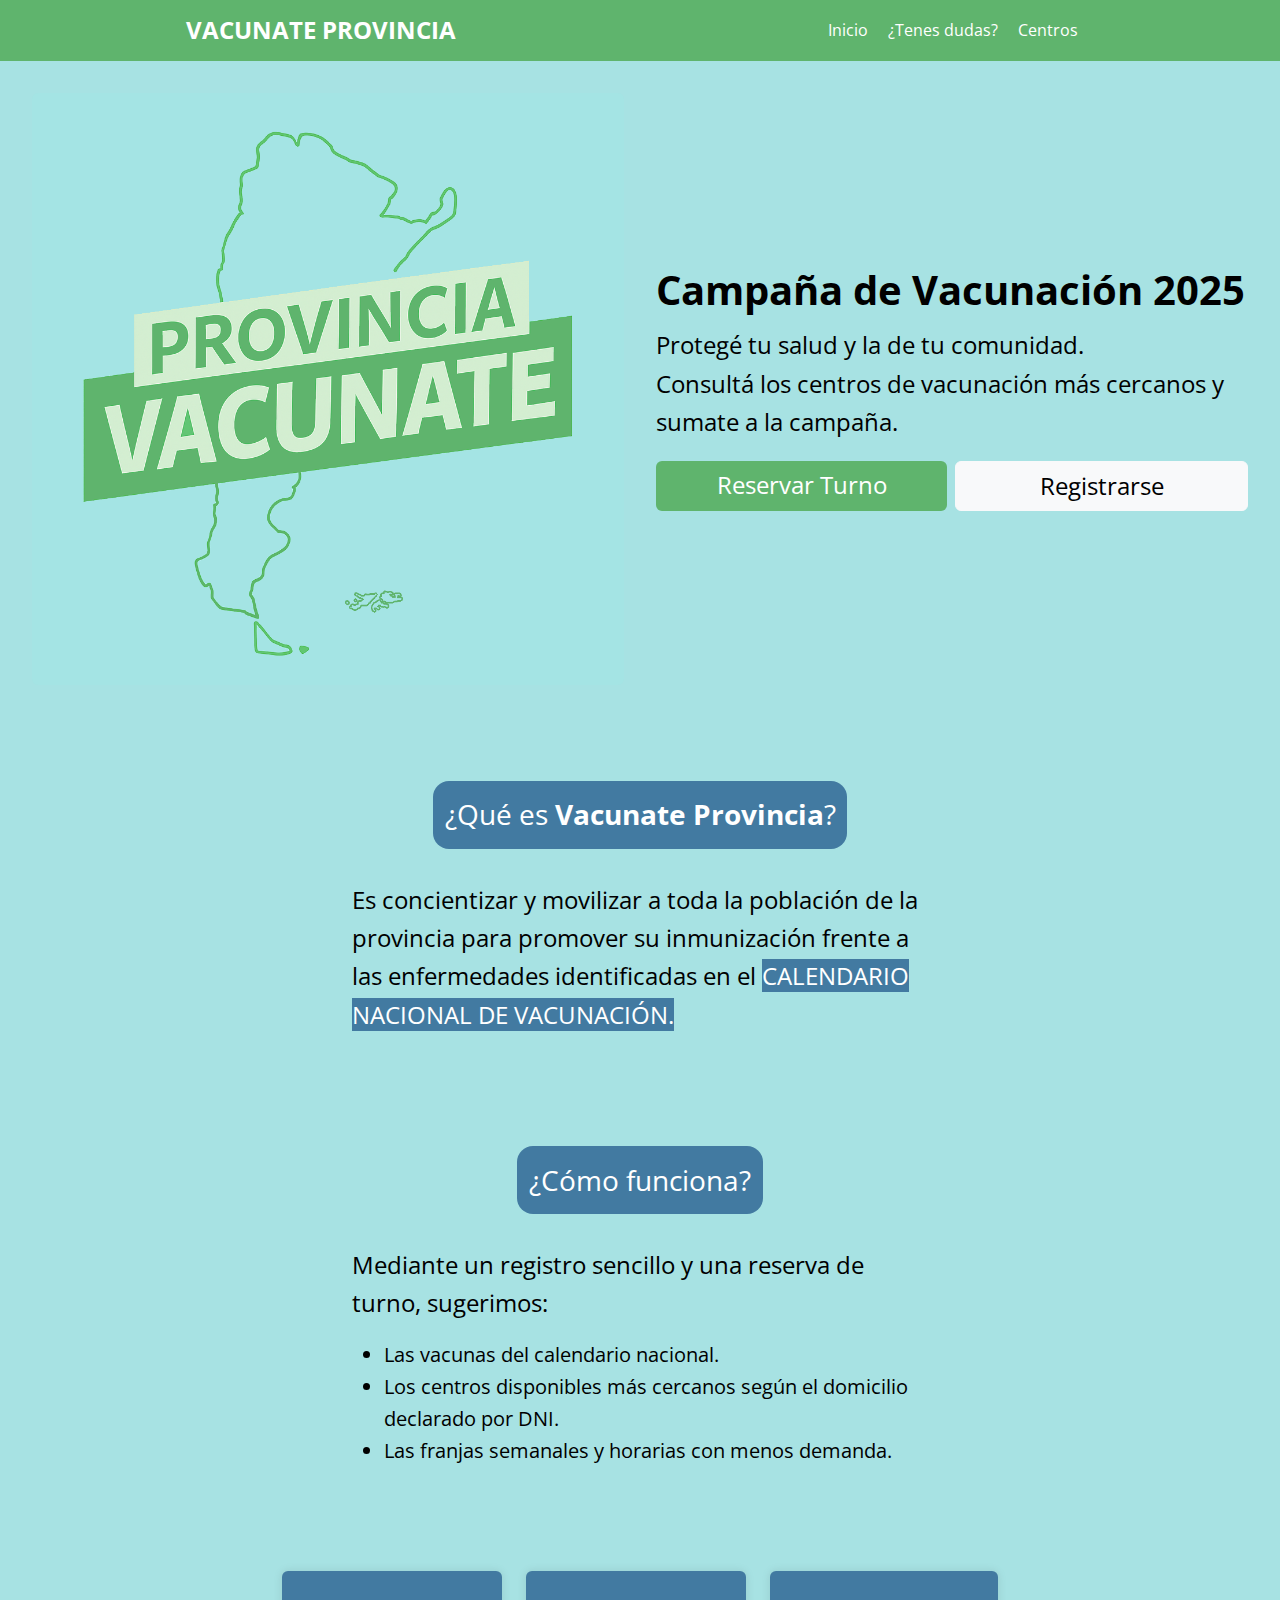
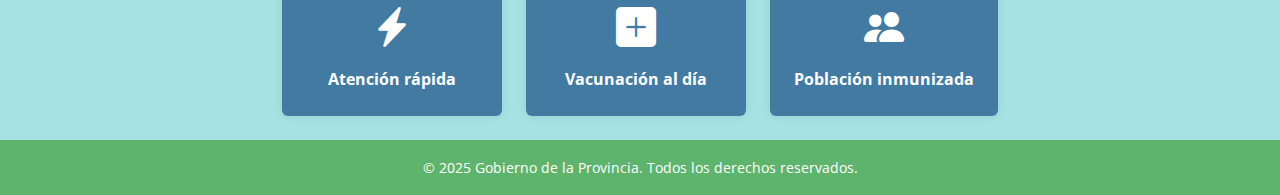
<file: index.html>
<!DOCTYPE html>
<html lang="es">

<head>
    <meta charset="UTF-8" />
    <meta name="viewport" content="width=device-width, initial-scale=1.0" />
    <title>Campaña de Vacunación Provincial</title>
    <link href="https://cdn.jsdelivr.net/npm/bootstrap@5.3.0/dist/css/bootstrap.min.css" rel="stylesheet" />
    <link href="https://fonts.googleapis.com/css2?family=Open+Sans&display=swap" rel="stylesheet">
    <script src="https://cdn.jsdelivr.net/npm/bootstrap@5.2.3/dist/js/bootstrap.bundle.min.js"></script>
    <link href="https://cdn.jsdelivr.net/npm/bootstrap-icons@1.10.5/font/bootstrap-icons.css" rel="stylesheet" />
    <link href="./estilos/indice.css" rel="stylesheet" />
</head>

<body>
    <header class="py-3">
        <div class="d-flex justify-content-around align-items-center">
            <h4 class="m-0 fw-bold">VACUNATE PROVINCIA</h4>
            <nav>
                <a href="index.html" class="text-white text-decoration-none me-3">Inicio</a>
                <a href="./paginas/preguntasFrecuentes.html" class="text-white text-decoration-none me-3">¿Tenes dudas?</a>
                <a href="./paginas/centros.html" class="text-white text-decoration-none me-3">Centros</a>
            </nav>
        </div>
    </header>

    <main class="content d-flex flex-column" style="min-height: 60vh;">
        <section class="hero-container d-flex align-items-center justify-content-center">
            <div class="hero-img">
                <img src="./img/logo.png" alt="Logo Provincia Vacunate" class="img-fluid rounded logo">
            </div>
            <div class="hero-text d-flex flex-column gap-1">
                <h1 class="campaña-2025 fs-1">Campaña de Vacunación 2025</h1>
                <p class="fs-4">Protegé tu salud y la de tu comunidad.<br>Consultá los centros de vacunación más cercanos y sumate a la
                    campaña.</p>
                <div class="d-flex gap-2 justify-btn">
                    <a href="login.html" class="btn btn-custom w-100 fs-4">Reservar Turno</a>
                    <a href="./registro-inicial.html" class="btn btn-light w-100 fs-4">Registrarse</a>
                </div>
            </div>
        </section>
        <section class="hero-container d-flex flex-column align-items-center justify-content-center estilo-extra estilo-media">
            <div class="estilo-div-pregunta fs-3">¿Qué es <strong>Vacunate Provincia</strong>?</div>
            <div>
                <p class="fs-4">Es concientizar y movilizar a toda la población de la provincia para promover su inmunización frente
                    a las enfermedades identificadas en el <a href="https://www.argentina.gob.ar/sites/default/files/2025-01-v2-calendario-nacional-vacunacion.pdf" class="btn-custom1" style="text-decoration: none;">CALENDARIO NACIONAL DE VACUNACIÓN.</a></p>
            </div>
        </section>

        <section class="hero-container d-flex flex-column align-items-center justify-content-center estilo-extra estilo-media">
            <div class="estilo-div-pregunta fs-3 back-informativo">¿Cómo funciona?</div>
            <div>
                <p class="fs-4">Mediante un registro sencillo y una reserva de turno, sugerimos:</p>
                <ul class="fs-5">
                    <li>Las vacunas del calendario nacional.</li>
                    <li>Los centros disponibles más cercanos según el domicilio declarado por DNI.</li>
                    <li>Las franjas semanales y horarias con menos demanda.</li>
                </ul>
            </div>
        </section>

        <!-- ÍCONOS DE BENEFICIOS -->
        <section class="icon-section text-center py-4">
            <div class="d-flex justify-content-center gap-4 flex-wrap">
                <div class="icon-box bg-azul text-white text-center p-4 rounded">
                    <i class="bi bi-lightning-charge-fill fs-1 d-block mb-2"></i>
                    <strong>Atención rápida</strong>
                </div>
                <div class="icon-box bg-azul text-white text-center p-4 rounded">
                    <i class="bi bi-plus-square-fill fs-1 d-block mb-2"></i>
                    <strong>Vacunación al día</strong>
                </div>
                <div class="icon-box bg-azul text-white text-center p-4 rounded">
                    <i class="bi bi-people-fill fs-1 d-block mb-2"></i>
                    <strong>Población inmunizada</strong>
                </div>
            </div>
        </section>
    </main>
    <footer>
        <div class="container">
            <p class="mb-0">© 2025 Gobierno de la Provincia. Todos los derechos reservados.</p>
        </div>
    </footer>


    <script src="https://cdn.jsdelivr.net/npm/bootstrap@5.3.0/dist/js/bootstrap.bundle.min.js"></script>
</body>

</html>
</file>
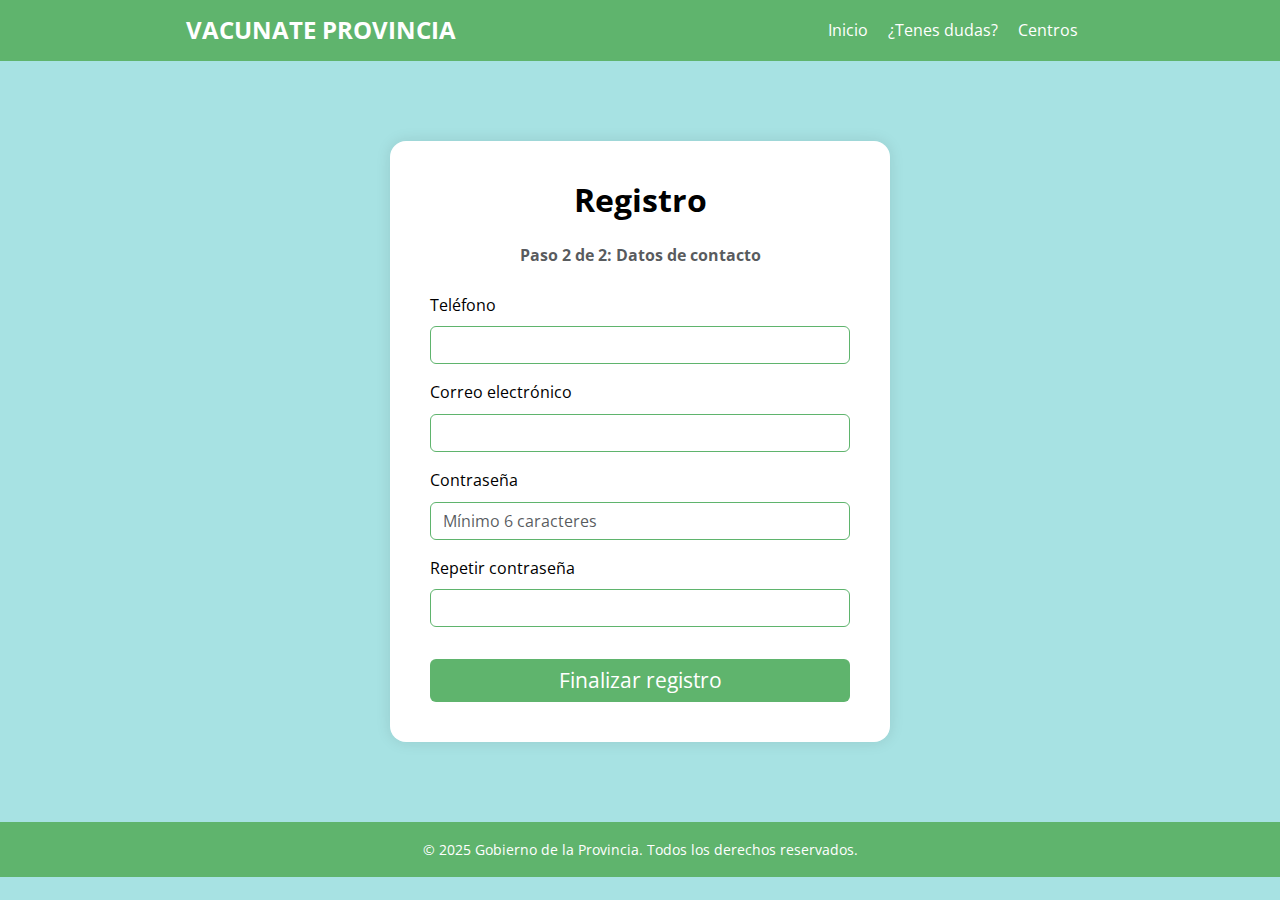
<file: datos-contacto.html>
<!DOCTYPE html>
<html lang="es">
<head>
  <meta charset="UTF-8" />
  <meta name="viewport" content="width=device-width, initial-scale=1.0" />
  <title>Registro - Datos de contacto</title>
  <link href="https://cdn.jsdelivr.net/npm/bootstrap@5.3.3/dist/css/bootstrap.min.css" rel="stylesheet" />
  <link href="https://fonts.googleapis.com/css2?family=Open+Sans&display=swap" rel="stylesheet">
  <link rel="stylesheet" href="estilos/indice.css">
</head>

<body>
  <header class="py-3">
    <div class="d-flex justify-content-around align-items-center">
        <h4 class="m-0 fw-bold">VACUNATE PROVINCIA</h4>
        <nav>
            <a href="index.html" class="text-white text-decoration-none me-3">Inicio</a>
            <a href="./paginas/preguntasFrecuentes.html" class="text-white text-decoration-none me-3">¿Tenes dudas?</a>
            <a href="./paginas/centros.html" class="text-white text-decoration-none me-3">Centros</a>
        </nav>
    </div>
  </header>

  <main>
    <section class="form-container">
      <h2 class="text-center mb-4 fw-bold">Registro</h2>
      <p class="text-center text-muted mb-4 fw-bold">Paso 2 de 2: Datos de contacto</p>

      <form action="./paginas/registro-completado.html" method="GET" novalidate>
        <div class="mb-3">
          <label for="telefono" class="form-label">Teléfono</label>
          <input type="tel" class="form-control" id="telefono" name="telefono"/>
          <div class="invalid-feedback">Ingresá un número válido.</div>
        </div>

        <div class="mb-3">
          <label for="email" class="form-label">Correo electrónico</label>
          <input type="email" class="form-control" id="email" name="email"/>
          <div class="invalid-feedback">Ingresá un email válido.</div>
        </div>

        <div class="mb-3">
          <label for="password" class="form-label">Contraseña</label>
          <input type="password" class="form-control" id="password" name="password" placeholder="Mínimo 6 caracteres" />
          <div class="invalid-feedback">La contraseña debe tener al menos 6 caracteres.</div>
        </div>

        <div class="mb-3">
          <label for="passwordconfirm" class="form-label">Repetir contraseña</label>
          <input type="password" class="form-control" id="passwordconfirm" name="passwordconfirm"/>
          <div class="invalid-feedback">Repetí la contraseña correctamente.</div>
        </div>

        <button type="submit" class="btn btn-custom w-100 mt-3">Finalizar registro</button>
      </form>
    </section>
  </main>

  <footer>
    <div class="container text-center">
      <p class="mb-0">© 2025 Gobierno de la Provincia. Todos los derechos reservados.</p>
    </div>
  </footer>

  <script src="https://cdn.jsdelivr.net/npm/bootstrap@5.3.3/dist/js/bootstrap.bundle.min.js"></script>
  <script>
    // Validación visual del formulario
    (() => {
      const form = document.querySelector("form");
      form.addEventListener("submit", event => {
        if (!form.checkValidity()) {
          event.preventDefault();
          event.stopPropagation();
        }
        form.classList.add("was-validated");
      }, false);
    })();
  </script>
</body>
</html>
</file>
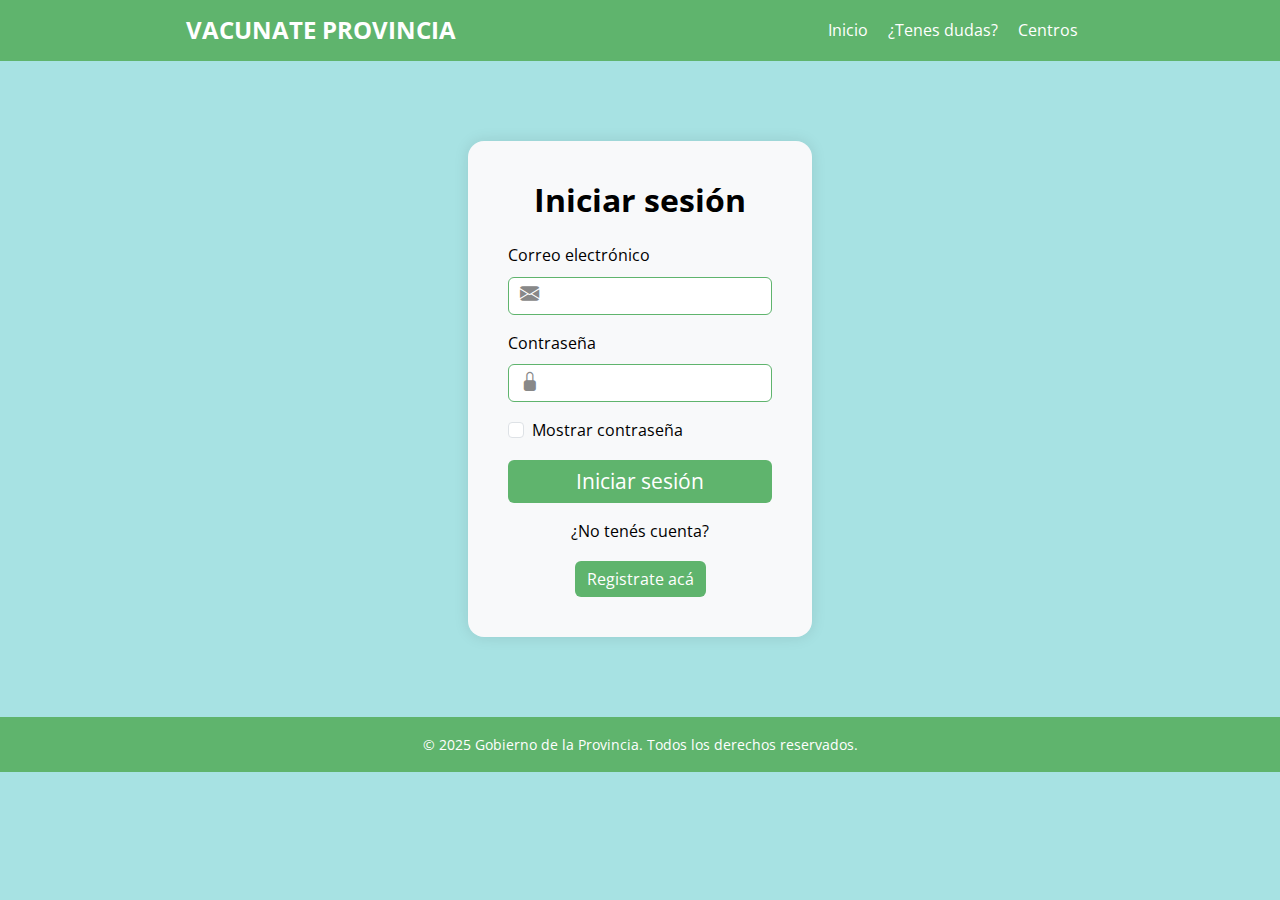
<file: login.html>
<!DOCTYPE html>
<html lang="es">
<head>
    <meta charset="UTF-8">
    <meta name="viewport" content="width=device-width, initial-scale=1">
    <title>Iniciar Sesión</title>
    <link href="https://cdn.jsdelivr.net/npm/bootstrap@5.3.3/dist/css/bootstrap.min.css" rel="stylesheet">
    <link href="https://cdn.jsdelivr.net/npm/bootstrap-icons@1.10.5/font/bootstrap-icons.css" rel="stylesheet">
    <link href="https://fonts.googleapis.com/css2?family=Open+Sans&display=swap" rel="stylesheet">
    <link href="estilos/indice.css" rel="stylesheet" />
</head>
<body>
    <header class="py-3">
        <div class="d-flex justify-content-around align-items-center">
            <h4 class="m-0 fw-bold">VACUNATE PROVINCIA</h4>
            <nav>
              <a href="index.html" class="text-white text-decoration-none me-3">Inicio</a>
              <a href="./paginas/preguntasFrecuentes.html" class="text-white text-decoration-none me-3">¿Tenes dudas?</a>
              <a href="./paginas/centros.html" class="text-white text-decoration-none me-3">Centros</a>
            </nav>
        </div>
    </header>

    <main class="login-container">
        <h2 class="text-center mb-4 fw-bold">Iniciar sesión</h2>

        <form action="./paginas/reservarTurno.html" method="GET" novalidate>
        <div class="mb-3 position-relative">
            <label for="loginEmail" class="form-label">Correo electrónico</label>
            <i class="bi bi-envelope-fill form-icon"></i>
            <input type="email" class="form-control ps-5" id="loginEmail" name="email">
            <div class="invalid-feedback">Ingresá un correo válido.</div>
        </div>
        

        <div class="mb-3 position-relative">
            <label for="loginPassword" class="form-label">Contraseña</label>
            <i class="bi bi-lock-fill form-icon"></i>
            <input type="password" class="form-control form-control-with-icon" id="loginPassword" name="password">
            <div class="invalid-feedback">Ingresá al menos 6 caracteres.</div>
        </div>

        <div class="form-check mb-3">
            <input class="form-check-input" type="checkbox" id="showPassword">
            <label class="form-check-label" for="showPassword">Mostrar contraseña</label>
        </div>

        <button type="submit" class="btn btn-custom w-100">Iniciar sesión</button>

        <div class="text-center mt-3">
            <p class="fs-6">¿No tenés cuenta?</p> 
            <a href="./registro-inicial.html" class="btn btn-custom registrate-aca">Registrate acá</a>
        </div>
        </form>
    </main>
    <footer>
        <div class="container">
            <p class="mb-0">© 2025 Gobierno de la Provincia. Todos los derechos reservados.</p>
        </div>
    </footer>

  <script>
    // Mostrar u ocultar contraseña
    document.getElementById('showPassword').addEventListener('change', function () {
      const passwordField = document.getElementById('loginPassword');
      passwordField.type = this.checked ? 'text' : 'password';
    });

    // Validación visual del formulario (HTML5)
    (() => {
      const forms = document.querySelectorAll('form');
      Array.from(forms).forEach(form => {
        form.addEventListener('submit', event => {
          if (!form.checkValidity()) {
            event.preventDefault();
            event.stopPropagation();
          }
          form.classList.add('was-validated');
        }, false);
      });
    })();
  </script>

  <script src="https://cdn.jsdelivr.net/npm/bootstrap@5.3.3/dist/js/bootstrap.bundle.min.js"></script>
</body>
</html>
</file>
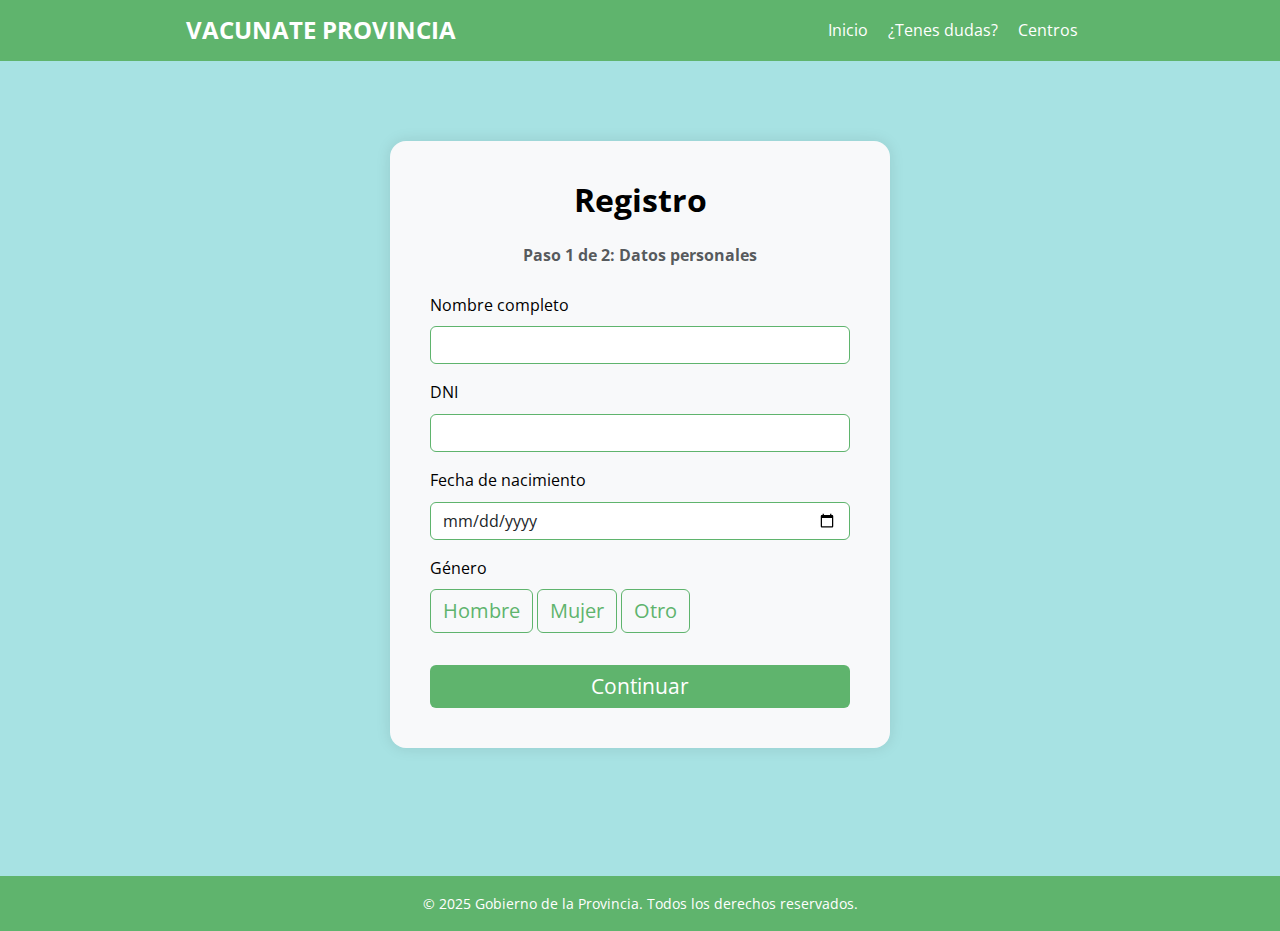
<file: registro-inicial.html>
<!DOCTYPE html>
<html lang="es">

<head>
    <meta charset="UTF-8" />
    <meta name="viewport" content="width=device-width, initial-scale=1.0" />
    <title>Registro - Vacunate Provincia</title>
    <link href="https://cdn.jsdelivr.net/npm/bootstrap@5.3.3/dist/css/bootstrap.min.css" rel="stylesheet" />
    <link href="https://fonts.googleapis.com/css2?family=Open+Sans&display=swap" rel="stylesheet">
    <link href="./estilos/indice.css" rel="stylesheet" />
</head>

<body>
  <header class="py-3">
    <div class="d-flex justify-content-around align-items-center">
      <h4 class="m-0 fw-bold">VACUNATE PROVINCIA</h4>
      <nav>
        <a href="index.html" class="text-white text-decoration-none me-3">Inicio</a>
        <a href="./paginas/preguntasFrecuentes.html" class="text-white text-decoration-none me-3">¿Tenes dudas?</a>
        <a href="./paginas/centros.html" class="text-white text-decoration-none me-3">Centros</a>  
      </nav>
    </div>
  </header>

    <main>
    <section class="registro-container">
        <h2 class="text-center mb-4 fw-bold">Registro</h2>
        <p class="text-center text-muted mb-4 fw-bold">Paso 1 de 2: Datos personales</p>

      <form action="datos-contacto.html" method="GET" novalidate>
        <div class="mb-3">
          <label for="nombre" class="form-label">Nombre completo</label>
          <input type="text" class="form-control" id="nombre" name="nombre"/>
          <div class="invalid-feedback">Este campo es obligatorio.</div>
        </div>

        <div class="mb-3">
          <label for="dni" class="form-label">DNI</label>
          <input type="text" class="form-control" id="dni" name="dni"/>
          <div class="invalid-feedback">Ingresá un DNI válido.</div>
        </div>

        <div class="mb-3">
          <label for="fechaNacimiento" class="form-label">Fecha de nacimiento</label>
          <input type="date" class="form-control" id="fechaNacimiento" name="fechaNacimiento" />
          <div class="invalid-feedback">Seleccioná tu fecha de nacimiento.</div>
        </div>

        <div class="mb-3">
          <label class="form-label d-block">Género</label>

          <input type="radio" class="btn-check" name="genero" id="option1"/>
          <label class="btn btn-outline-genero fs-5" for="option1">Hombre</label>

          <input type="radio" class="btn-check" name="genero" id="option2" />
          <label class="btn btn-outline-genero fs-5" for="option2">Mujer</label>

          <input type="radio" class="btn-check" name="genero" id="option3" />
          <label class="btn btn-outline-genero fs-5" for="option3">Otro</label>
        </div>

        <button type="submit" class="btn btn-custom w-100 mt-3">Continuar</button>
      </form>
    </section>
  </main>

  <footer class="py-3 mt-5">
    <div class="container text-center">
      <p class="mb-0">© 2025 Gobierno de la Provincia. Todos los derechos reservados.</p>
    </div>
  </footer>

  <script src="https://cdn.jsdelivr.net/npm/bootstrap@5.3.3/dist/js/bootstrap.bundle.min.js"></script>
  <script>
    // Validación HTML5 visual
    (() => {
      const forms = document.querySelectorAll('form');
      Array.from(forms).forEach(form => {
        form.addEventListener('submit', event => {
          if (!form.checkValidity()) {
            event.preventDefault();
            event.stopPropagation();
          }
          form.classList.add('was-validated');
        }, false);
      });
    })();
  </script>
</body>

</html>
</file>
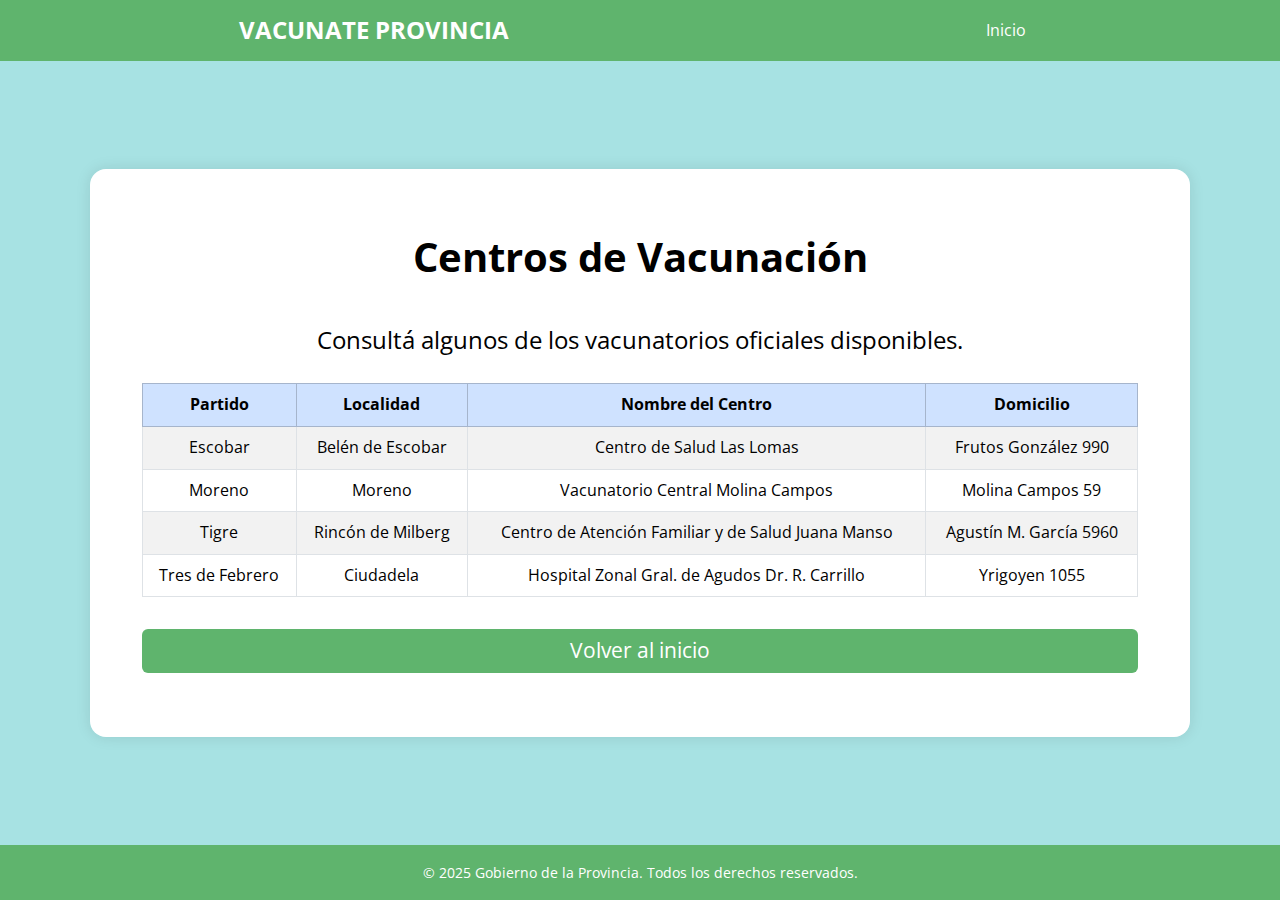
<file: paginas/centros.html>
<!DOCTYPE html>
<html lang="es">

<head>
    <meta charset="UTF-8" />
    <meta name="viewport" content="width=device-width, initial-scale=1.0" />
    <title>Campaña de Vacunación Provincial</title>
    <link href="https://cdn.jsdelivr.net/npm/bootstrap@5.3.0/dist/css/bootstrap.min.css" rel="stylesheet" />
    <link href="https://fonts.googleapis.com/css2?family=Open+Sans&display=swap" rel="stylesheet">
    <script src="https://cdn.jsdelivr.net/npm/bootstrap@5.2.3/dist/js/bootstrap.bundle.min.js"></script>
    <link href="../estilos/indice.css" rel="stylesheet" />
</head>

<body>
    <header class="py-3">
        <div class="d-flex justify-content-around align-items-center">
            <h4 class="m-0 fw-bold">VACUNATE PROVINCIA</h4>
            <nav>
                <a href="../index.html" class="text-white text-decoration-none me-3">Inicio</a>
            </nav>
        </div>
    </header>

    <main class="content d-flex justify-content-center align-items-center py-4">
        <section class="hero w-100 reservar-turno">
            <div class="container d-flex flex-column align-items-center py-4">
                <h2 class="text-center fw-bold fs-1 mb-4">
                    Centros de Vacunación
                </h2>
                <p class="text-center fs-4 mb-4">
                    Consultá algunos de los vacunatorios oficiales disponibles.
                </p>

                <div class="table-responsive w-100">
                    <table class="table table-striped table-bordered text-center">
                        <thead class="table-primary">
                            <tr>
                                <th>Partido</th>
                                <th>Localidad</th>
                                <th>Nombre del Centro</th>
                                <th>Domicilio</th>
                            </tr>
                        </thead>
                        <tbody>
                            <tr>
                                <td>Escobar</td>
                                <td>Belén de Escobar</td>
                                <td>Centro de Salud Las Lomas</td>
                                <td>Frutos González 990</td>
                            </tr>
                            <tr>
                                <td>Moreno</td>
                                <td>Moreno</td>
                                <td>Vacunatorio Central Molina Campos</td>
                                <td>Molina Campos 59</td>
                            </tr>
                            <tr>
                                <td>Tigre</td>
                                <td>Rincón de Milberg</td>
                                <td>Centro de Atención Familiar y de Salud Juana Manso</td>
                                <td>Agustín M. García 5960</td>
                            </tr>
                            <tr>
                                <td>Tres de Febrero</td>
                                <td>Ciudadela</td>
                                <td>Hospital Zonal Gral. de Agudos Dr. R. Carrillo</td>
                                <td>Yrigoyen 1055</td>
                            </tr>
                        </tbody>
                    </table>
                </div>
                <a href="../index.html" class="btn btn-custom w-100 mt-3">Volver al inicio</a>
            </div>
        </section>
    </main>

    <footer>
        <div class="container">
            <p class="mb-0">© 2025 Gobierno de la Provincia. Todos los derechos reservados.</p>
        </div>
    </footer>


    <script src="https://cdn.jsdelivr.net/npm/bootstrap@5.3.0/dist/js/bootstrap.bundle.min.js"></script>
</body>

</html>
</file>
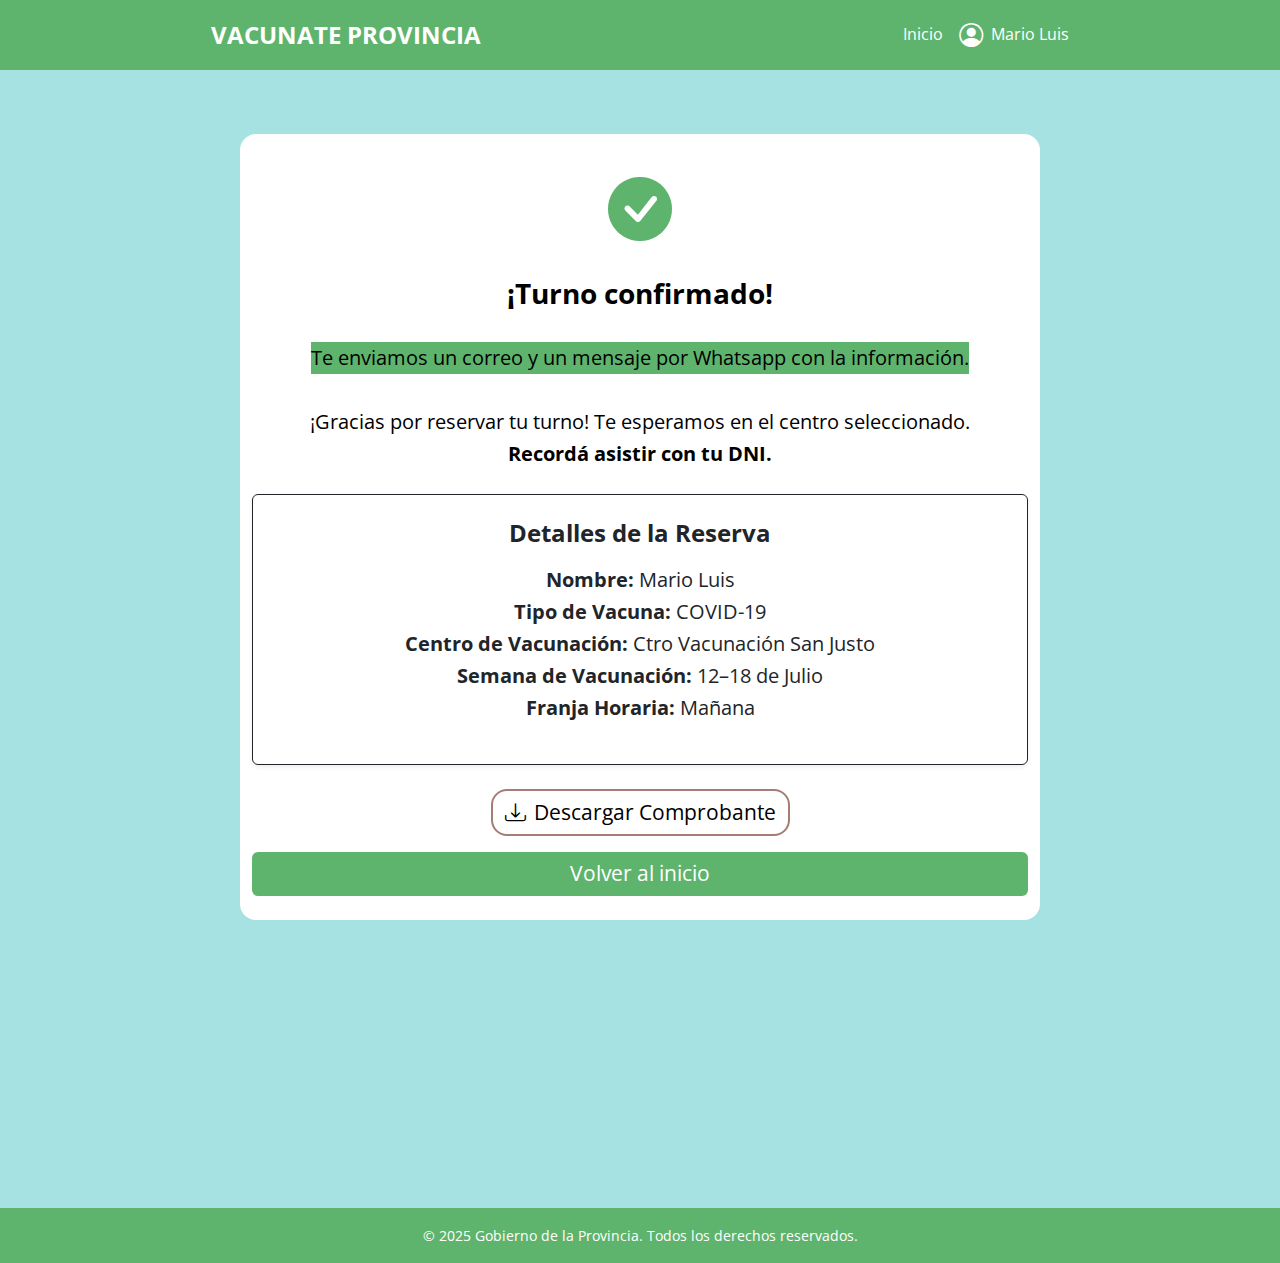
<file: paginas/confirmarTurno.html>
<!DOCTYPE html>
<html lang="es">

<head>
    <meta charset="UTF-8" />
    <meta name="viewport" content="width=device-width, initial-scale=1.0" />
    <title>Turno Confirmado - Vacunate Provincia</title>
    <link href="https://cdn.jsdelivr.net/npm/bootstrap@5.3.0/dist/css/bootstrap.min.css" rel="stylesheet" />
    <link href="https://cdn.jsdelivr.net/npm/bootstrap-icons@1.10.5/font/bootstrap-icons.css" rel="stylesheet" />
    <link href="https://fonts.googleapis.com/css2?family=Open+Sans&display=swap" rel="stylesheet">
    <link href="../estilos/indice.css" rel="stylesheet" />
</head>

<body>
    <header class="py-3">
        <div class="d-flex justify-content-around align-items-center">
            <h4 class="m-0 fw-bold">VACUNATE PROVINCIA</h4>
            <nav class="d-flex align-items-center">
                <a href="../paginas/indexSesionIniciada.html" class="text-white text-decoration-none me-3">Inicio</a>
                <a href="./indexSesionIniciada.html" class="text-white text-decoration-none d-flex align-items-center">
                    <i class="bi bi-person-circle fs-4 me-2"></i>
                    <span class="d-none d-sm-inline">Mario Luis</span>
                </a>
            </nav>
        </div>
    </header>

    <main class="content d-flex justify-content-center align-items-center" style="min-height: 60vh;">
  <section class="hero w-100">
    <div class="container-fluid d-flex flex-column align-items-center py-4 borde-sombreado confirmar-turno">

      <!-- Icono superior -->
      <div class="mb-3 icono" aria-label="Turno confirmado" role="img">
        <i class="bi bi-check-circle-fill"></i>
      </div>

      <!-- Título -->
      <h2 class="text-center mb-3 fs-3 fw-bold">¡Turno confirmado!</h2>
      <p class="fs-5 descatar">Te enviamos un correo y un mensaje por Whatsapp con la información.</p>

      <!-- Subtítulo o mensaje adicional -->
      <p class="text-center mb-4 fs-5">
        ¡Gracias por reservar tu turno! Te esperamos en el centro seleccionado.<br>
        <strong>Recordá asistir con tu DNI.</strong>
      </p>

      <!-- Tarjeta de datos -->
      <div class="card w-100 w-md-75 p-4 border border-dark shadow-sm mb-4">
        <h5 class="mb-3 fs-4 fw-bold">Detalles de la Reserva</h5>
        <ul class="list-unstyled fs-5">
          <li><strong>Nombre:</strong> Mario Luis</li>
          <li><strong>Tipo de Vacuna:</strong> COVID-19</li>
          <li><strong>Centro de Vacunación:</strong> Ctro Vacunación San Justo</li>
          <li><strong>Semana de Vacunación:</strong> 12–18 de Julio</li>
          <li><strong>Franja Horaria:</strong> Mañana</li>
        </ul>
      </div>

      <!-- Botones de acción -->
      <div class="d-flex flex-column flex-md-row justify-content-center gap-3 w-100">
        <a href="#" class="btn btn-outline-color2 d-flex align-items-center justify-content-center">
          <i class="bi bi-download me-2"></i> Descargar Comprobante
        </a>
      </div>
      <a href="./indexSesionIniciada.html" class="btn btn-custom w-100 mt-3">Volver al inicio</a>
    </div>
  </section>
</main>

    <footer class="py-3 mt-5">
        <div class="container text-center">
            <p class="mb-0">© 2025 Gobierno de la Provincia. Todos los derechos reservados.</p>
        </div>
    </footer>

    <script src="https://cdn.jsdelivr.net/npm/bootstrap@5.3.0/dist/js/bootstrap.bundle.min.js"></script>
</body>

</html>
</file>
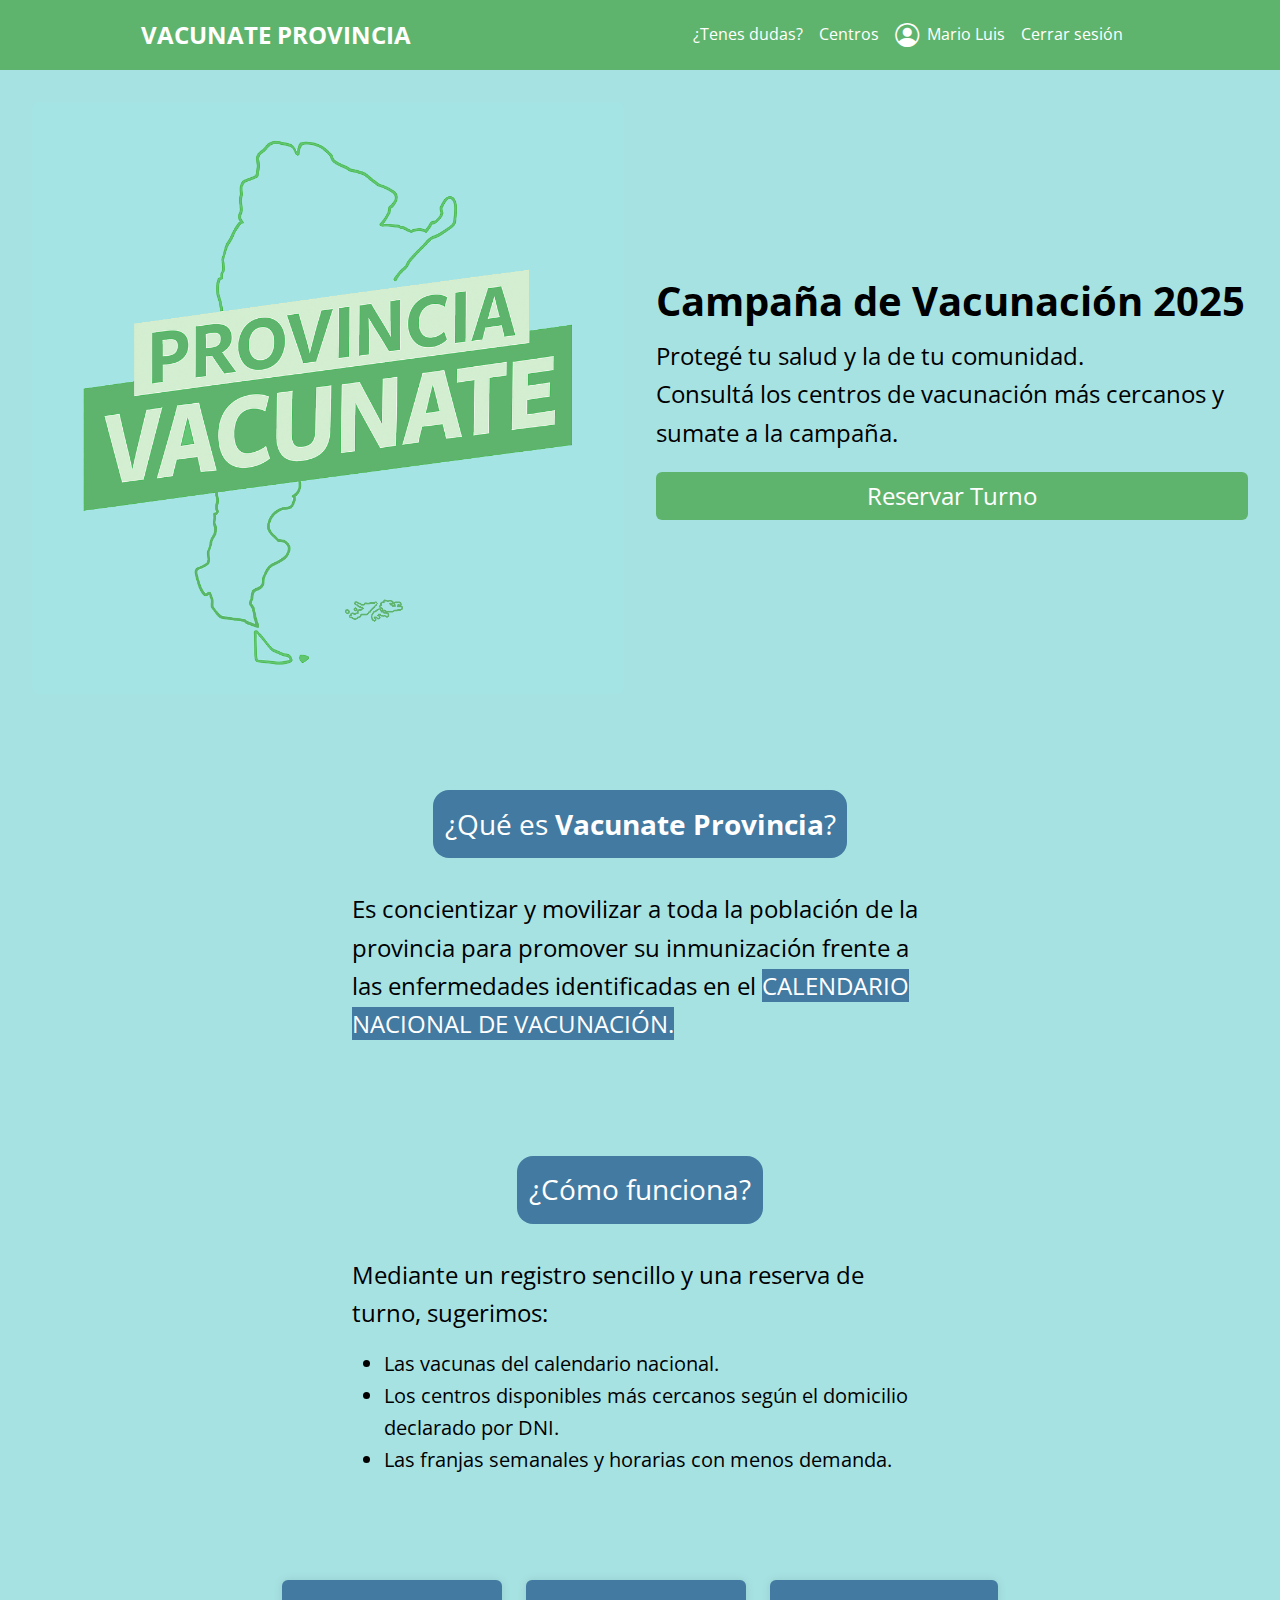
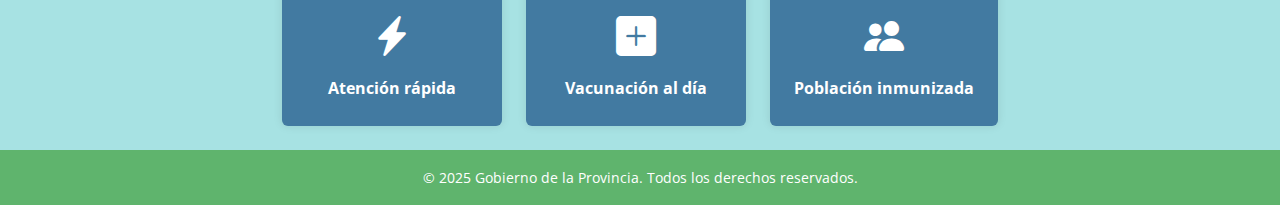
<file: paginas/indexSesionIniciada.html>
<!DOCTYPE html>
<html lang="es">

<head>
    <meta charset="UTF-8" />
    <meta name="viewport" content="width=device-width, initial-scale=1.0" />
    <title>Campaña de Vacunación Provincial</title>
    <link href="https://cdn.jsdelivr.net/npm/bootstrap@5.3.0/dist/css/bootstrap.min.css" rel="stylesheet" />
    <link href="https://fonts.googleapis.com/css2?family=Open+Sans&display=swap" rel="stylesheet">
    <link href="https://cdn.jsdelivr.net/npm/bootstrap-icons@1.10.5/font/bootstrap-icons.css" rel="stylesheet" />
    <link href="../estilos/indice.css" rel="stylesheet" />
</head>

<body>
    <header class="py-3">
        <div class="d-flex justify-content-around align-items-center">
            <h4 class="m-0 fw-bold">VACUNATE PROVINCIA</h4>
            <nav class="d-flex align-items-center">
                <a href="./preguntasFrecuentes.html" class="text-white text-decoration-none me-3">¿Tenes dudas?</a>
                <a href="./centros.html" class="text-white text-decoration-none me-3">Centros</a>
                <a href="./indexSesionIniciada.html" class="text-white text-decoration-none d-flex align-items-center">
                    <i class="bi bi-person-circle fs-4 me-2"></i>
                    <span class="d-none d-sm-inline">Mario Luis</span>
                </a>
                <a class="text-white text-decoration-none d-flex align-items-center mx-3" href="../index.html"><span class="d-none d-sm-inline">Cerrar sesión</span></a>
            </nav>
        </div>
    </header>

    <main class="content d-flex flex-column" style="min-height: 60vh;">
        <section class="hero-container d-flex align-items-center justify-content-center">
            <div class="hero-img">
                <img src="../img/logo.png" alt="Logo Provincia Vacunate" class="img-fluid rounded logo">
            </div>
            <div class="hero-text d-flex flex-column gap-1">
                <h1 class="campaña-2025 fs-1">Campaña de Vacunación 2025</h1>
                <p class="fs-4">Protegé tu salud y la de tu comunidad.<br>Consultá los centros de vacunación más cercanos y sumate a la
                    campaña.</p>
                <div class="d-flex gap-2 justify-btn">
                    <a href="reservarTurno.html" class="btn btn-custom w-100 fs-4">Reservar Turno</a>
                </div>
            </div>
        </section>
        <section class="hero-container d-flex flex-column align-items-center justify-content-center estilo-extra estilo-media">
            <div class="estilo-div-pregunta fs-3">¿Qué es <strong>Vacunate Provincia</strong>?</div>
            <div>
                <p class="fs-4">Es concientizar y movilizar a toda la población de la provincia para promover su inmunización frente
                    a las enfermedades identificadas en el <a href="https://www.argentina.gob.ar/sites/default/files/2025-01-v2-calendario-nacional-vacunacion.pdf" class="btn-custom1" style="text-decoration: none;">CALENDARIO NACIONAL DE VACUNACIÓN.</a></p>
            </div>
        </section>

        <section class="hero-container d-flex flex-column align-items-center justify-content-center estilo-extra estilo-media">
            <div class="estilo-div-pregunta fs-3 back-informativo">¿Cómo funciona?</div>
            <div>
                <p class="fs-4">Mediante un registro sencillo y una reserva de turno, sugerimos:</p>
                <ul class="fs-5">
                    <li>Las vacunas del calendario nacional.</li>
                    <li>Los centros disponibles más cercanos según el domicilio declarado por DNI.</li>
                    <li>Las franjas semanales y horarias con menos demanda.</li>
                </ul>
            </div>
        </section>

        <!-- ÍCONOS DE BENEFICIOS -->
        <section class="icon-section text-center py-4">
            <div class="d-flex justify-content-center gap-4 flex-wrap">
                <div class="icon-box bg-azul text-white text-center p-4 rounded">
                    <i class="bi bi-lightning-charge-fill fs-1 d-block mb-2"></i>
                    <strong>Atención rápida</strong>
                </div>
                <div class="icon-box bg-azul text-white text-center p-4 rounded">
                    <i class="bi bi-plus-square-fill fs-1 d-block mb-2"></i>
                    <strong>Vacunación al día</strong>
                </div>
                <div class="icon-box bg-azul text-white text-center p-4 rounded">
                    <i class="bi bi-people-fill fs-1 d-block mb-2"></i>
                    <strong>Población inmunizada</strong>
                </div>
            </div>
        </section>
    </main>
    <footer>
        <div class="container">
            <p class="mb-0">© 2025 Gobierno de la Provincia. Todos los derechos reservados.</p>
        </div>
    </footer>


    <script src="https://cdn.jsdelivr.net/npm/bootstrap@5.3.0/dist/js/bootstrap.bundle.min.js"></script>
</body>

</html>
</file>
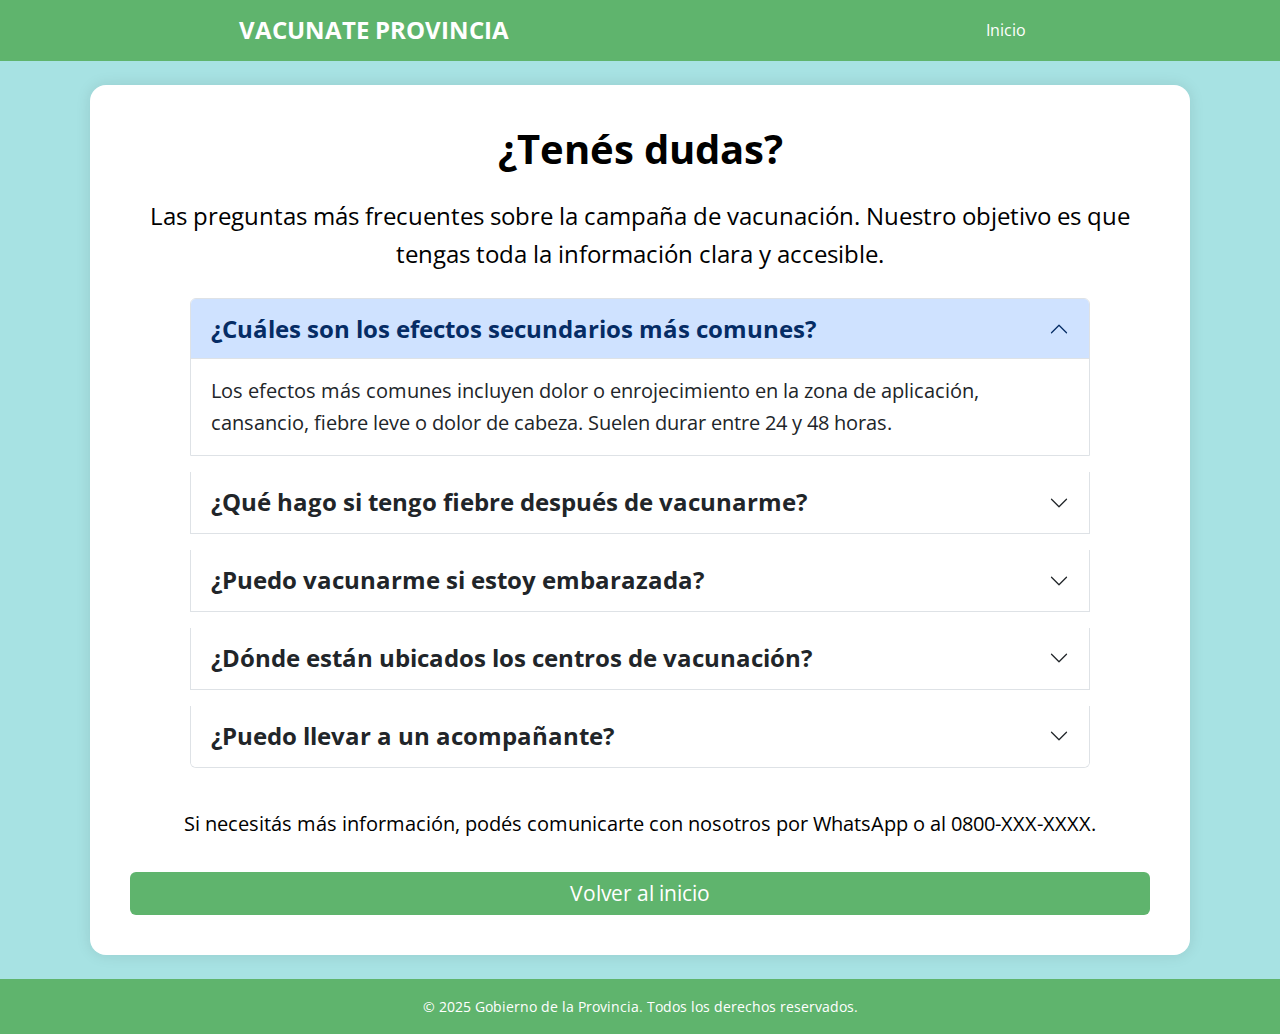
<file: paginas/preguntasFrecuentes.html>
<!DOCTYPE html>
<html lang="es">

<head>
    <meta charset="UTF-8" />
    <meta name="viewport" content="width=device-width, initial-scale=1.0" />
    <title>Campaña de Vacunación Provincial</title>
    <link href="https://cdn.jsdelivr.net/npm/bootstrap@5.3.0/dist/css/bootstrap.min.css" rel="stylesheet" />
    <link href="https://fonts.googleapis.com/css2?family=Open+Sans&display=swap" rel="stylesheet">
    <script src="https://cdn.jsdelivr.net/npm/bootstrap@5.2.3/dist/js/bootstrap.bundle.min.js"></script>
    <link href="../estilos/indice.css" rel="stylesheet" />
</head>

<body>
    <header class="py-3">
        <div class="d-flex justify-content-around align-items-center">
            <h4 class="m-0 fw-bold">VACUNATE PROVINCIA</h4>
            <nav>
                <a href="../index.html" class="text-white text-decoration-none me-3">Inicio</a>
            </nav>
        </div>
    </header>

    <main class="content d-flex justify-content-center align-items-center py-4">
        <section>
            <div class="reservar-turno d-flex flex-column align-items-center">
                <h2 class="text-center mb-4 fw-bold fs-1">¿Tenés dudas?</h2>
                <p class="text-center mb-4 fs-4">
                    Las preguntas más frecuentes sobre la campaña de vacunación. Nuestro objetivo es que tengas toda la información clara y accesible.
                </p>

                <div class="accordion w-100" id="accordionPreguntas" style="max-width: 900px;">
                    <!-- Pregunta 1 -->
                    <div class="accordion-item mb-3 borde-sombreado">
                        <h2 class="accordion-header" id="heading1">
                            <button class="accordion-button fs-4 fw-bold" type="button" data-bs-toggle="collapse" data-bs-target="#collapse1" aria-expanded="true" aria-controls="collapse1">
                                ¿Cuáles son los efectos secundarios más comunes?
                            </button>
                        </h2>
                        <div id="collapse1" class="accordion-collapse collapse show" aria-labelledby="heading1" data-bs-parent="#accordionPreguntas">
                            <div class="accordion-body fs-5">
                                Los efectos más comunes incluyen dolor o enrojecimiento en la zona de aplicación, cansancio, fiebre leve o dolor de cabeza. Suelen durar entre 24 y 48 horas.
                            </div>
                        </div>
                    </div>

                    <!-- Pregunta 2 -->
                    <div class="accordion-item mb-3 borde-sombreado">
                        <h2 class="accordion-header" id="heading2">
                            <button class="accordion-button collapsed fs-4 fw-bold" type="button" data-bs-toggle="collapse" data-bs-target="#collapse2" aria-expanded="false" aria-controls="collapse2">
                                ¿Qué hago si tengo fiebre después de vacunarme?
                            </button>
                        </h2>
                        <div id="collapse2" class="accordion-collapse collapse" aria-labelledby="heading2" data-bs-parent="#accordionPreguntas">
                            <div class="accordion-body fs-5">
                                Es normal tener fiebre leve. Se recomienda reposo, mantenerse hidratado y tomar paracetamol si fuera necesario. Si la fiebre supera los 38.5°C o dura más de 48 horas, consultá a un médico.
                            </div>
                        </div>
                    </div>

                    <!-- Pregunta 3 -->
                    <div class="accordion-item mb-3 borde-sombreado">
                        <h2 class="accordion-header" id="heading3">
                            <button class="accordion-button collapsed fs-4 fw-bold" type="button" data-bs-toggle="collapse" data-bs-target="#collapse3" aria-expanded="false" aria-controls="collapse3">
                                ¿Puedo vacunarme si estoy embarazada?
                            </button>
                        </h2>
                        <div id="collapse3" class="accordion-collapse collapse" aria-labelledby="heading3" data-bs-parent="#accordionPreguntas">
                            <div class="accordion-body fs-5">
                                Sí, algunas vacunas están especialmente indicadas durante el embarazo. Consultá con tu obstetra para saber cuáles corresponden según tu etapa de gestación.
                            </div>
                        </div>
                    </div>

                    <!-- Pregunta 4 -->
                    <div class="accordion-item mb-3 borde-sombreado">
                        <h2 class="accordion-header" id="heading4">
                            <button class="accordion-button collapsed fs-4 fw-bold" type="button" data-bs-toggle="collapse" data-bs-target="#collapse4" aria-expanded="false" aria-controls="collapse4">
                                ¿Dónde están ubicados los centros de vacunación?
                            </button>
                        </h2>
                        <div id="collapse4" class="accordion-collapse collapse" aria-labelledby="heading4" data-bs-parent="#accordionPreguntas">
                            <div class="accordion-body fs-5">
                                Podés consultar la sección <a href="centros.html">Centros de Vacunación</a> donde listamos todos los lugares disponibles y sus direcciones, además de buscarlos por localidad.
                            </div>
                        </div>
                    </div>

                    <!-- Pregunta 5 -->
                    <div class="accordion-item mb-3 borde-sombreado">
                        <h2 class="accordion-header" id="heading5">
                            <button class="accordion-button collapsed fs-4 fw-bold" type="button" data-bs-toggle="collapse" data-bs-target="#collapse5" aria-expanded="false" aria-controls="collapse5">
                                ¿Puedo llevar a un acompañante?
                            </button>
                        </h2>
                        <div id="collapse5" class="accordion-collapse collapse" aria-labelledby="heading5" data-bs-parent="#accordionPreguntas">
                            <div class="accordion-body fs-5">
                                Sí, podés ir acompañado. Se recomienda especialmente para personas mayores, con movilidad reducida o menores de edad.
                            </div>
                        </div>
                    </div>
                </div>

                <p class="text-center mt-4 fs-5">
                    Si necesitás más información, podés comunicarte con nosotros por WhatsApp o al 0800-XXX-XXXX.
                </p>
                <a href="../index.html" class="btn btn-custom w-100 mt-3">Volver al inicio</a>
            </div>
        </section>
    </main>

    <footer>
        <div class="container">
            <p class="mb-0">© 2025 Gobierno de la Provincia. Todos los derechos reservados.</p>
        </div>
    </footer>


    <script src="https://cdn.jsdelivr.net/npm/bootstrap@5.3.0/dist/js/bootstrap.bundle.min.js"></script>
</body>

</html>
</file>
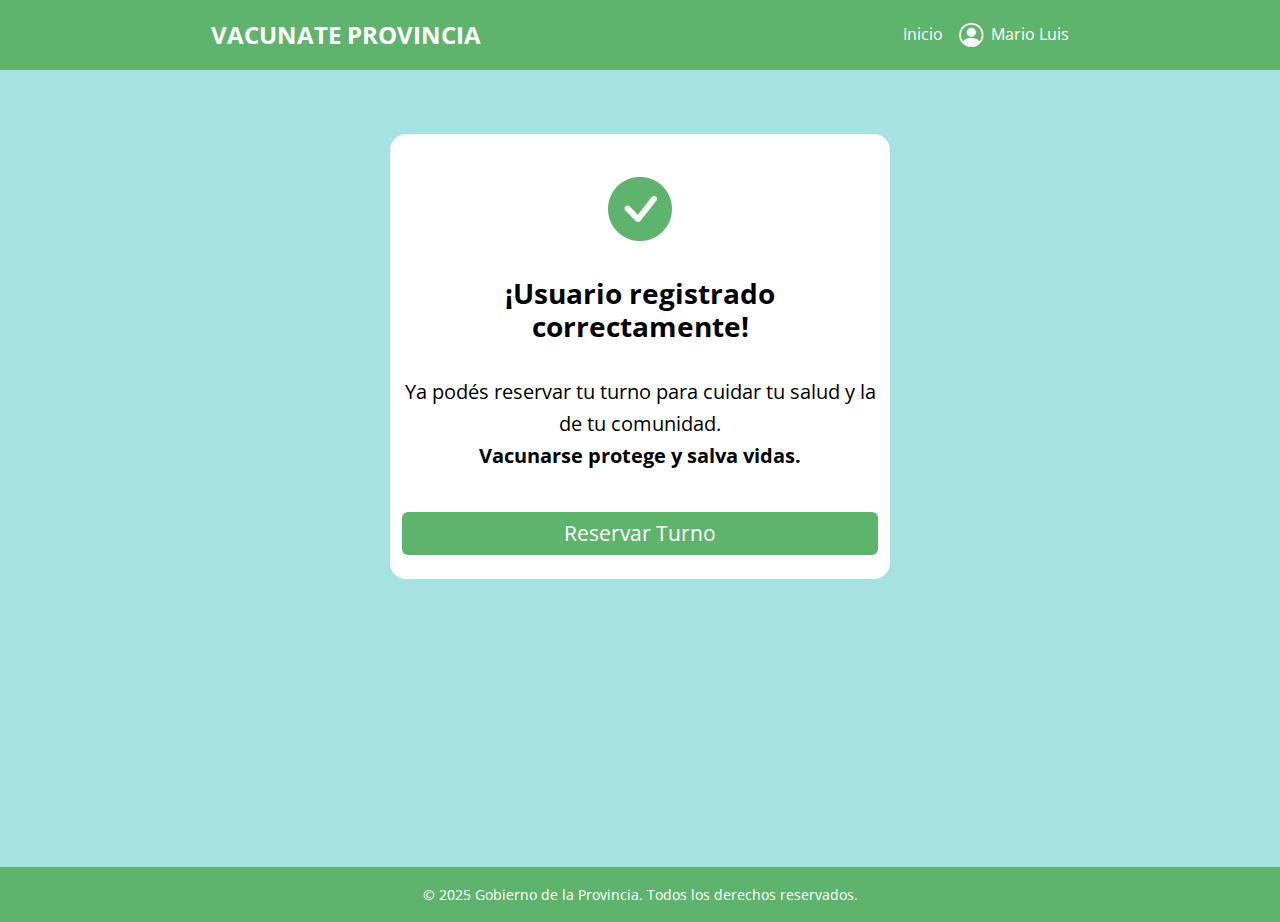
<file: paginas/registro-completado.html>
<!DOCTYPE html>
<html lang="es">

<head>
    <meta charset="UTF-8" />
    <meta name="viewport" content="width=device-width, initial-scale=1.0" />
    <title>Turno Confirmado - Vacunate Provincia</title>
    <link href="https://cdn.jsdelivr.net/npm/bootstrap@5.3.0/dist/css/bootstrap.min.css" rel="stylesheet" />
    <link href="https://cdn.jsdelivr.net/npm/bootstrap-icons@1.10.5/font/bootstrap-icons.css" rel="stylesheet" />
    <link href="https://fonts.googleapis.com/css2?family=Open+Sans&display=swap" rel="stylesheet">
    <link href="../estilos/indice.css" rel="stylesheet" />
</head>

<body>
    <header class="py-3">
        <div class="d-flex justify-content-around align-items-center">
            <h4 class="m-0 fw-bold">VACUNATE PROVINCIA</h4>
            <nav class="d-flex align-items-center">
                <a href="../index.html" class="text-white text-decoration-none me-3">Inicio</a>
                <a href="#" class="text-white text-decoration-none d-flex align-items-center">
                    <i class="bi bi-person-circle fs-4 me-2"></i>
                    <span class="d-none d-sm-inline">Mario Luis</span>
                </a>
            </nav>
        </div>
    </header>

    <main class="content d-flex justify-content-center align-items-center" style="min-height: 60vh;">
        <section class="hero w-100">
            <div class="container d-flex flex-column align-items-center py-4 borde-sombreado registro-exitoso">
        
            <div class="mb-3 icono" aria-label="Registro exitoso" role="img">
                <i class="bi bi-check-circle-fill"></i>
            </div>
        
            <h2 class="text-center mb-3 fs-3 fw-bold">¡Usuario registrado correctamente!</h2>
            <p class="text-center mb-4 fs-5">
                Ya podés reservar tu turno para cuidar tu salud y la de tu comunidad.<br>
                <strong>Vacunarse protege y salva vidas.</strong>
            </p>

            <div class="d-flex justify-content-center gap-2 mt-3 w-100">
                <a href="./reservarTurno.html" class="btn btn-custom w-100">Reservar Turno</a>
            </div>
            </div>
        </section>
    </main>

    <footer class="py-3 mt-5">
        <div class="container text-center">
            <p class="mb-0">© 2025 Gobierno de la Provincia. Todos los derechos reservados.</p>
        </div>
    </footer>

    <script src="https://cdn.jsdelivr.net/npm/bootstrap@5.3.0/dist/js/bootstrap.bundle.min.js"></script>
</body>

</html>
</file>
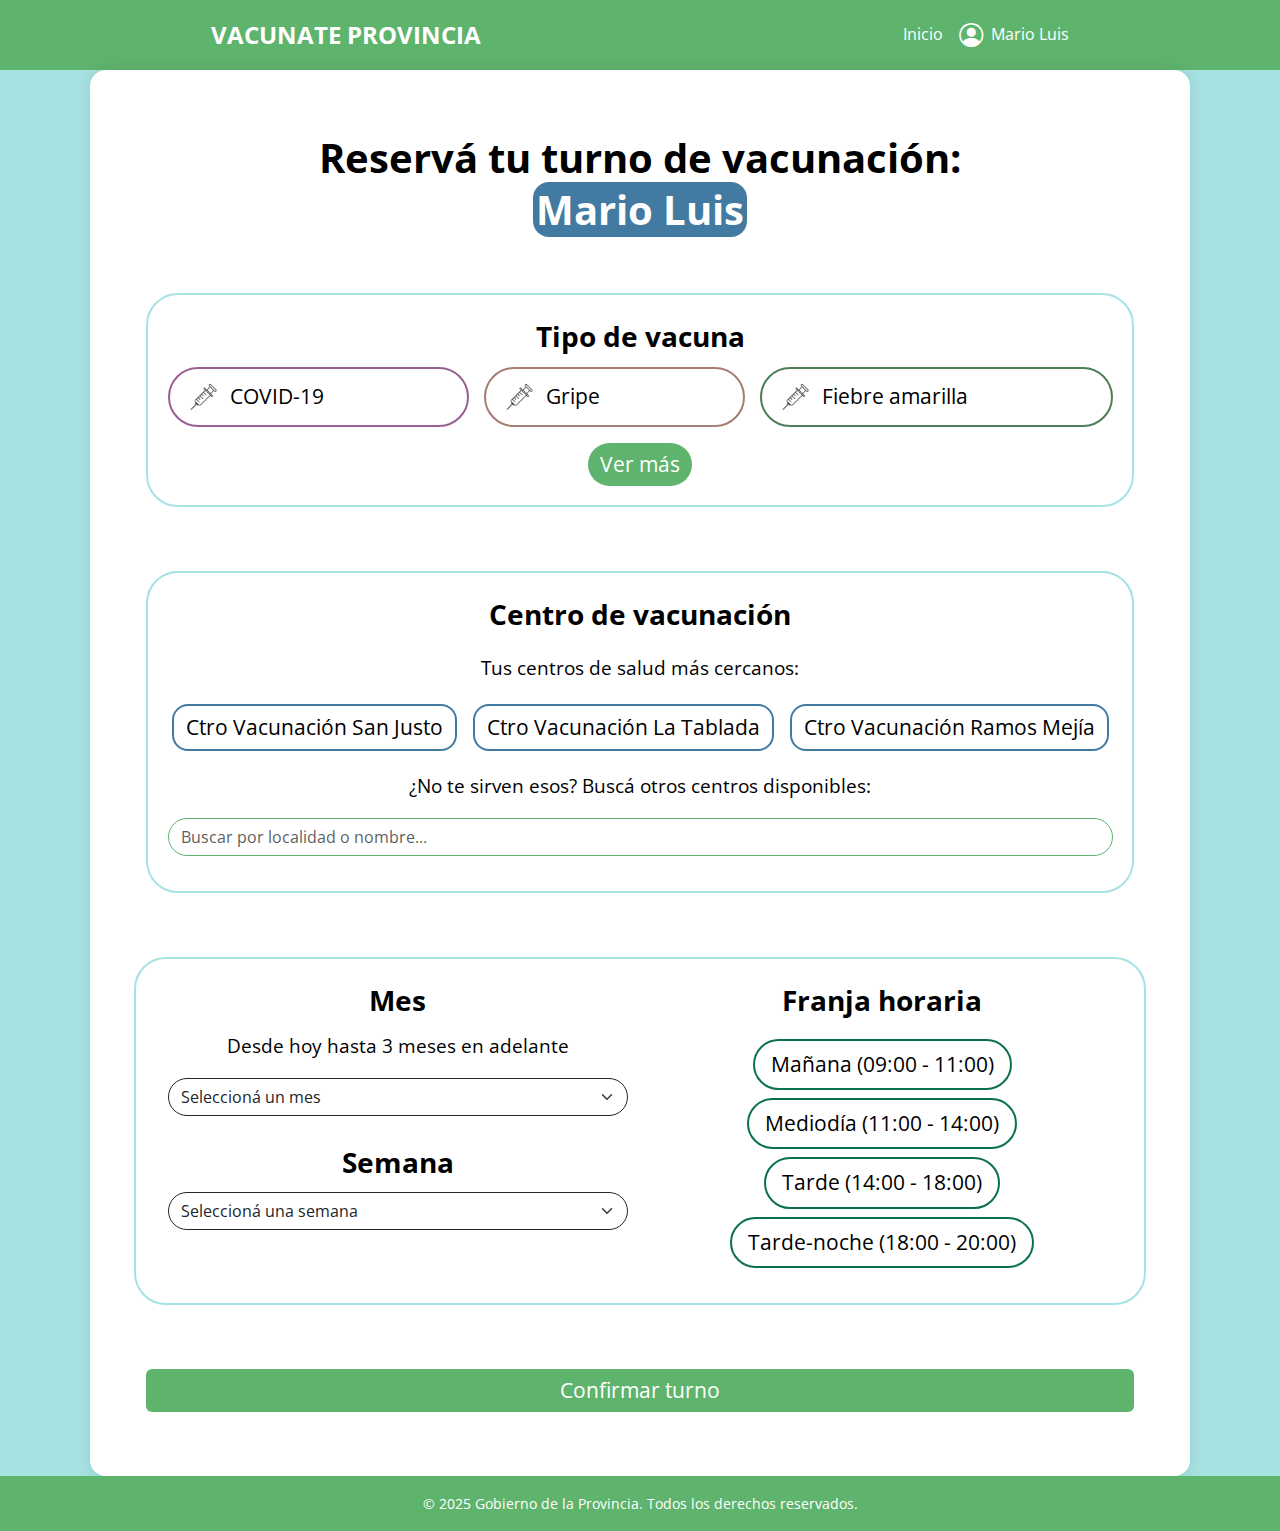
<file: paginas/reservarTurno.html>
<!DOCTYPE html>
<html lang="es">

<head>
    <meta charset="UTF-8" />
    <meta name="viewport" content="width=device-width, initial-scale=1.0" />
    <title>Campaña de Vacunación Provincial</title>
    <link href="https://cdn.jsdelivr.net/npm/bootstrap@5.3.0/dist/css/bootstrap.min.css" rel="stylesheet" />
    <link href="../estilos/indice.css" rel="stylesheet" />
    <link href="https://cdn.jsdelivr.net/npm/bootstrap-icons@1.10.5/font/bootstrap-icons.css" rel="stylesheet">
    <link href="https://fonts.googleapis.com/css2?family=Open+Sans&display=swap" rel="stylesheet">
</head>

<body>
    <header class="py-3">
        <div class="d-flex justify-content-around align-items-center">
            <h4 class="m-0 fw-bold">VACUNATE PROVINCIA</h4>
            <nav class="d-flex align-items-center">
                <a href="../paginas/indexSesionIniciada.html" class="text-white text-decoration-none me-3">Inicio</a>
                <a href="../paginas/indexSesionIniciada.html"
                    class="text-white text-decoration-none d-flex align-items-center">
                    <i class="bi bi-person-circle fs-4 me-2"></i>
                    <span class="d-none d-sm-inline">Mario Luis</span>
                </a>
            </nav>
        </div>
    </header>


    <main class="content d-flex justify-content-center align-items-center " style="min-height: 60vh;">
        <section class="hero w-100 reservar-turno">
            <div class="container d-flex flex-column align-items-center py-4 borde-sombreado ">
                <h2 class="text-center mb-2 fw-bold fs-1 d-flex flex-column">Reservá tu turno de vacunación:</br> <span
                        class="back-informativo"
                        style="color:white;border-radius: 1rem; padding:0.5%;align-self: center;">Mario Luis</span></h2>
                <form class="d-flex flex-column gap-5 mt-5">

                    <div class="mb-3 item-reservar-turno">
                        <label class="form-label d-block mb-2 fs-3 fw-bold">Tipo de vacuna</label>
                        <!-- visibles siempre -->
                        <div class="btn-group d-flex flex-wrap gap-3 mb-2" role="group" aria-label="Vacunas visibles">
                            <!-- covid -->
                            <input type="radio" class="btn-check" name="tipoVacuna" id="covid" autocomplete="off">
                            <label class="btn btn-outline-color1 rounded-pill flex-fill d-flex align-items-center py-2"
                                for="covid">
                                <img src="../img/jeringa.png" alt="COVID" class="me-2 jeringa">
                                <span>COVID-19</span>
                            </label>
                            <!-- gripe -->
                            <input type="radio" class="btn-check" name="tipoVacuna" id="gripe" autocomplete="off">
                            <label class="btn btn-outline-color2 rounded-pill flex-fill d-flex align-items-center py-2"
                                for="gripe">
                                <img src="../img/jeringa.png" alt="Gripe" class="me-2 jeringa">
                                <span>Gripe</span>
                            </label>
                            <!-- fiebre amarilla -->
                            <input type="radio" class="btn-check" name="tipoVacuna" id="fiebreAmarilla"
                                autocomplete="off">
                            <label class="btn btn-outline-color3 rounded-pill flex-fill d-flex align-items-center py-2"
                                for="fiebreAmarilla">
                                <img src="../img/jeringa.png" alt="Fiebre amarilla" class="me-2 jeringa">
                                <span>Fiebre amarilla</span>
                            </label>
                        </div>

                        <!-- oculto por defecto -->
                        <div id="vacunasExtra" class="collapse">
                            <div class="btn-group d-flex flex-wrap gap-3" role="group" aria-label="Vacunas ocultas">
                                <!-- hepatitis b -->
                                <input type="radio" class="btn-check" name="tipoVacuna" id="hepB" autocomplete="off">
                                <label
                                    class="btn btn-outline-color4 rounded-pill flex-fill d-flex align-items-center py-2"
                                    for="hepB">
                                    <img src="../img/jeringa.png" alt="Hepatitis B" class="me-2 jeringa">
                                    <span>HEP</span>
                                </label>
                                <!-- neumococo -->
                                <input type="radio" class="btn-check" name="tipoVacuna" id="neumococo"
                                    autocomplete="off">
                                <label
                                    class="btn btn-outline-color5 rounded-pill flex-fill d-flex align-items-center py-2"
                                    for="neumococo">
                                    <img src="../img/jeringa.png" alt="Neumococo" class="me-2 jeringa">
                                    <span>NEU</span>
                                </label>
                                <!-- triple bacteriana acelular -->
                                <input type="radio" class="btn-check" name="tipoVacuna" id="tba" autocomplete="off">
                                <label
                                    class="btn btn-outline-color3 rounded-pill flex-fill d-flex align-items-center py-2"
                                    for="tba">
                                    <img src="../img/jeringa.png" alt="Jeringa Triple Bacteriana Acelular"
                                        class="me-2 jeringa">
                                    <span>TBA</span>
                                </label>
                                <!-- doble bacteriana -->
                                <input type="radio" class="btn-check" name="tipoVacuna" id="db" autocomplete="off">
                                <label
                                    class="btn btn-outline-color1 rounded-pill flex-fill d-flex align-items-center py-2"
                                    for="db">
                                    <img src="../img/jeringa.png" alt="Jeringa Doble Bacteriana" class="me-3 jeringa">
                                    <span title="Doble Bacteriana">DBA</span>
                                </label>
                                <!-- doble viral -->
                                <input type="radio" class="btn-check" name="tipoVacuna" id="dv" autocomplete="off">
                                <label
                                    class="btn btn-outline-color4 rounded-pill flex-fill d-flex align-items-center py-2"
                                    for="dv">
                                    <img src="../img/jeringa.png" alt="Jeringa Doble Viral" class="me-3 jeringa">
                                    <span title="Doble Viral">DVI</span>
                                </label>
                                <!-- virus sincicial respiratorio -->
                                <input type="radio" class="btn-check" name="tipoVacuna" id="vsr" autocomplete="off">
                                <label
                                    class="btn btn-outline-color2 rounded-pill flex-fill d-flex align-items-center py-2"
                                    for="vsr">
                                    <img src="../img/jeringa.png" alt="Jeringa Virus Sincicial Respiratorio"
                                        class="me-3 jeringa">
                                    <span title="Virus Sincicial Respiratorio">VSR</span>
                                </label>
                                <!-- fiebre hemorrágica argentina -->
                                <input type="radio" class="btn-check" name="tipoVacuna" id="fha" autocomplete="off">
                                <label
                                    class="btn btn-outline-color5 rounded-pill flex-fill d-flex align-items-center py-2"
                                    for="fha">
                                    <img src="../img/jeringa.png" alt="Jeringa Fiebre Hemorrágica Argentina"
                                        class="me-3 jeringa">
                                    <span title="Fiebre Hemorrágica Argentina">FHA</span>
                                </label>
                            </div>
                        </div>

                        <!-- botón para expandir -->
                        <div class="mt-3">
                            <button class="btn btn-custom rounded-pill" type="button" data-bs-toggle="collapse"
                                data-bs-target="#vacunasExtra" aria-expanded="false" aria-controls="vacunasExtra"
                                id="toggleVacunasBtn">
                                Ver más
                            </button>
                        </div>
                    </div>
                    <div class="mb-3 item-reservar-turno">
                        <label class="form-label d-block mb-2 fs-3 fw-bold">Centro de vacunación</label>
                        <p>Tus centros de salud más cercanos:</p>
                        <div class="d-flex flex-wrap justify-content-center gap-2 mb-3" role="group"
                            aria-label="Centro de vacunación">
                            <input type="radio" class="btn-check " name="centroVacunacion" id="sanJusto"
                                autocomplete="off">
                            <label
                                class="btn btn-outline-color4 m-1 flex-fill text-center borde-negro fit-content select-vacunacion"
                                for="sanJusto">Ctro Vacunación San Justo</label>
                            <input type="radio" class="btn-check " name="centroVacunacion" id="laTablada"
                                autocomplete="off">
                            <label
                                class="btn btn-outline-color4 m-1 flex-fill text-center borde-negro fit-content select-vacunacion"
                                for="laTablada">Ctro Vacunación La Tablada</label>
                            <input type="radio" class="btn-check" name="centroVacunacion" id="ramosMejia"
                                autocomplete="off">
                            <label
                                class="btn btn-outline-color4 m-1 flex-fill text-center borde-negro fit-content select-vacunacion"
                                for="ramosMejia">Ctro Vacunación Ramos Mejía</label>
                        </div>

                        <!-- buscador -->
                        <p>¿No te sirven esos? Buscá otros centros disponibles:</p>
                        <input type="text" id="buscadorCentros" class="form-control rounded-pill mb-3"
                            placeholder="Buscar por localidad o nombre...">

                        <!-- resultados filtrables -->
                        <div id="otrosCentros" class="btn-group d-flex flex-wrap" role="group"
                            aria-label="Otros centros">
                            <input type="radio" class="btn-check" name="centroVacunacion" id="ituzaingo"
                                autocomplete="off">
                            <label
                                class="btn btn-outline-color4 m-1 flex-fill text-center borde-negro fit-content select-vacunacion"
                                for="ituzaingo">
                                Ctro Vacunación Ituzaingó
                            </label>

                            <input type="radio" class="btn-check" name="centroVacunacion" id="moron" autocomplete="off">
                            <label
                                class="btn btn-outline-color4 m-1 flex-fill text-center borde-negro fit-content select-vacunacion"
                                for="moron">
                                Ctro Vacunación Morón
                            </label>

                            <input type="radio" class="btn-check" name="centroVacunacion" id="merlo" autocomplete="off">
                            <label
                                class="btn btn-outline-color4 m-1 flex-fill text-center borde-negro fit-content select-vacunacion"
                                for="merlo">
                                Ctro Vacunación Merlo
                            </label>
                        </div>
                    </div>

                    <div class="row align-items-stretch item-reservar-turno">
                        <!-- Mes y Semana -->
                        <div class="col-md-6 mb-3">
                            <label for="mes" class="form-label fs-3 fw-bold">Mes</label>
                            <p style="margin-top: 0rem;">Desde hoy hasta 3 meses en adelante</p>
                            <select class="form-select border border-dark rounded-pill cursor-pointer" id="mes">
                                <option selected disabled>Seleccioná un mes</option>
                                <!-- Opciones cargadas por JS -->
                            </select>

                            <div class="mt-4">
                                <label for="semana" class="form-label fs-3 fw-bold">Semana</label>
                                <select class="form-select border border-dark rounded-pill cursor-pointer" id="semana">
                                    <option selected disabled>Seleccioná una semana</option>
                                </select>
                            </div>
                        </div>

                        <!-- Franja horaria -->
                        <div class="col-md-6 mb-3">
                            <label class="form-label d-block mb-3 fs-3 fw-bold">Franja horaria</label>
                            <div class="d-flex flex-column align-items-center gap-2" role="group"
                                aria-label="Franja horaria">

                                <input type="radio" class="btn-check" name="franjaHoraria" id="manana"
                                    autocomplete="off">
                                <label class="btn btn-outline-color5 rounded-pill text-center fit-content px-3 py-2"
                                    for="manana">Mañana (09:00 - 11:00)</label>

                                <input type="radio" class="btn-check" name="franjaHoraria" id="mediodia"
                                    autocomplete="off">
                                <label class="btn btn-outline-color5 rounded-pill text-center fit-content px-3 py-2"
                                    for="mediodia">Mediodía (11:00 - 14:00)</label>

                                <input type="radio" class="btn-check" name="franjaHoraria" id="tarde"
                                    autocomplete="off">
                                <label class="btn btn-outline-color5 rounded-pill text-center fit-content px-3 py-2"
                                    for="tarde">Tarde (14:00 - 18:00)</label>

                                <input type="radio" class="btn-check" name="franjaHoraria" id="tardeNoche"
                                    autocomplete="off">
                                <label class="btn btn-outline-color5 rounded-pill text-center fit-content px-3 py-2"
                                    for="tardeNoche">Tarde-noche (18:00 - 20:00)</label>
                            </div>
                        </div>
                    </div>
                    <a href="../paginas/confirmarTurno.html" class="btn btn-custom w-100 mt-3">Confirmar turno </a>
                </form>
            </div>
    </main>


    <footer>
        <div class="container">
            <p class="mb-0">© 2025 Gobierno de la Provincia. Todos los derechos reservados.</p>
        </div>
    </footer>

    <script src="https://cdn.jsdelivr.net/npm/bootstrap@5.3.0/dist/js/bootstrap.bundle.min.js"></script>
   <script>
  const mesSelect = document.getElementById("mes");
  const semanaSelect = document.getElementById("semana");

  const today = new Date();
  const maxDate = new Date();
  maxDate.setMonth(today.getMonth() + 3);
  const semanasPorMes = {};
  const restriccionesPorSemana = {}; // Nueva estructura para guardar estados

  let current = new Date(today);

  while (current <= maxDate) {
    const startOfWeek = new Date(current);
    startOfWeek.setDate(current.getDate() - current.getDay() + 1);
    const endOfWeek = new Date(startOfWeek);
    endOfWeek.setDate(startOfWeek.getDate() + 6);

    const monthLabel = startOfWeek.toLocaleString("es-ES", {
      month: "long",
      year: "numeric",
    });
    const weekLabel = `${startOfWeek.getDate()}–${endOfWeek.getDate()} de ${monthLabel}`;
    const isoDate = startOfWeek.toISOString().split("T")[0];

    if (!semanasPorMes[monthLabel]) semanasPorMes[monthLabel] = [];
    semanasPorMes[monthLabel].push({ text: weekLabel, value: isoDate });

    current.setDate(current.getDate() + 7);
  }

  Object.keys(semanasPorMes).forEach((mes) => {
    const option = document.createElement("option");
    option.value = mes;
    option.textContent = mes.charAt(0).toUpperCase() + mes.slice(1);
    mesSelect.appendChild(option);
  });

  mesSelect.addEventListener("change", function () {
    const elegido = this.value;
    semanaSelect.innerHTML = `<option selected disabled>Seleccioná una semana</option>`;
    semanasPorMes[elegido].forEach((semana) => {
      const option = document.createElement("option");
      option.value = semana.value;
      option.textContent = semana.text;
      semanaSelect.appendChild(option);
    });
  });

  function pintarSiSeleccionado(selectElement) {
    const seleccionado = selectElement.value;
    if (seleccionado) {
      selectElement.style.backgroundColor = "#0B6F53";
      selectElement.style.fontWeight = "bold";
      selectElement.style.color = "white";
    }
  }

  domMesSelect = document.getElementById("mes");
  domSemanaSelect = document.getElementById("semana");

  domMesSelect.addEventListener("change", function () {
    pintarSiSeleccionado(domMesSelect);
  });

  domSemanaSelect.addEventListener("change", function () {
    pintarSiSeleccionado(domSemanaSelect);
  });

  const nodoSemana = document.getElementById("semana");
  const franjaIds = ["manana", "mediodia", "tarde", "tardeNoche"];
  const franjaInputs = franjaIds.map((id) => document.getElementById(id));

  nodoSemana.addEventListener("change", function () {
    const semanaElegida = this.value;

    // 1. Habilitar todas las franjas
    franjaInputs.forEach((input) => {
      input.disabled = false;
      input.nextElementSibling.classList.remove("disabled-label");
    });

    let seleccionadas;

    // 2. Si ya se eligieron restricciones para esta semana, usarlas
    if (restriccionesPorSemana[semanaElegida]) {
      seleccionadas = restriccionesPorSemana[semanaElegida];
    } else {
      // 3. Si no, generar aleatoriamente entre 1 y 3 franjas
      const cantidad = Math.floor(Math.random() * 3) + 1;
      seleccionadas = [];

      while (seleccionadas.length < cantidad) {
        const index = Math.floor(Math.random() * franjaInputs.length);
        const id = franjaIds[index];
        if (!seleccionadas.includes(id)) {
          seleccionadas.push(id);
        }
      }

      // Guardamos para que esa semana mantenga su lógica
      restriccionesPorSemana[semanaElegida] = seleccionadas;
    }

    // 4. Aplicar restricciones
    seleccionadas.forEach((id) => {
      const input = document.getElementById(id);
      input.disabled = true;
      input.nextElementSibling.classList.add("disabled-label");
    });
  });
</script>

    <script>
        const buscador = document.getElementById("buscadorCentros");
        const otrosCentros = document.getElementById("otrosCentros");
        const etiquetas = otrosCentros.querySelectorAll("label");

        buscador.addEventListener("input", () => {
            const texto = buscador.value.toLowerCase().trim();

            etiquetas.forEach(label => {
                const contenido = label.textContent.toLowerCase();
                if (texto === "") {
                    label.style.display = "none"; // oculta si no se está buscando
                } else {
                    label.style.display = contenido.includes(texto) ? "inline-flex" : "none";
                }
            });
        });

        // Al principio ocultamos los centros extra
        window.addEventListener("DOMContentLoaded", () => {
            etiquetas.forEach(label => label.style.display = "none");
        });
    </script>
</body>

</html>
</file>
<file: estilos/indice.css>
:root {
  --celeste: #a7e2e3;
  --verde: #5fb46d;
  --negro: #000000;
  --gris-claro: #f8f9fa;
  --vacuna-color1: #986192;
  --vacuna-color2: #A67D75;
  --vacuna-color3: #4D7E5A;
  --vacuna-color4: #427AA1;
  --vacuna-color5: #0B6F53;
}

html,
body {
  margin: 0%;
  background-color: var(--celeste);
  color: var(--negro);
  font-family: 'Open Sans', Arial, sans-serif;
  line-height: 1.6;
}

body {
  display: flex;
  flex-direction: column;
  min-height: 100vh;
}

header,
footer {
  background-color: var(--verde);
  color: white;
}

main {
  background-color: var(--celeste);
}

main.content {
  flex: 1;
  /* Ocupa el espacio restante */
  display: flex;
  justify-content: center;
  align-items: center;
  gap: 2rem;
}

.hero {
  padding: 4rem 1rem;
  text-align: center;
  padding-bottom: 15rem;
}

.hero h1 {
  font-size: 2.5rem;
  font-weight: bold;
  color: green;
}

.hero p {
  font-size: 1.2rem;
  margin-top: 1rem;
}

.btn-primary {
  background-color: #f4a261;
  border: none;
  color: white;
}

.btn-primary:hover {
  background-color: #e07b39;
}

footer {
  padding: 1rem 0;
  text-align: center;
  font-size: 0.9rem;
}

.submit {
  width: 100%;
}

.hero-container {
  display: flex;
  flex-wrap: nowrap;
  gap: 2rem;
  padding: 2rem;
}

.hero-text {
  max-width: 600px;
  flex: 1;
}

.hero-img {
  max-width: 700px;
  flex: 1;
}

.hero-img img {
  width: 100%;
  height: auto;
  object-fit: cover;
}

.justify-btn {
  justify-content: end;
}

.campaña-2025{
  font-weight: bold;
}

.btn-custom {
  background-color: #5fb46d;
  color: white;
  border: none;
}

.btn-custom:hover {
  background-color: #489c58;
  color: white;
}

.btn {
  font-size: 1.3rem;
}

.estilo-div-pregunta {
  background-color: var(--vacuna-color4);
  color: white;
  padding: 2%;
  border-radius: 1rem;
}
.btn-custom1 {
  background-color: var(--vacuna-color4);
  color: white;
}
.btn-custom1:hover {
  background-color: var(--vacuna-color4);
  color: white;
}
.bg-azul {
  background-color: var(--vacuna-color4);
}
.icon-box {
  min-width: 220px;
  max-width: 250px;
  border-radius: 1rem;
  box-shadow: 0 0 10px rgba(0, 0, 0, 0.1);
}

.back-informativo {
  background-color: #427AA1;
}
.back-informativo-href {
  background-color: #427AA1;
}
.back-informativo-href:hover{
background-color: #0f3435;
}

.disabled-label {
    opacity: 0.5;
    cursor: default;
    pointer-events: none; /* evita que se seleccione o se pinte */
    background-color: transparent !important;
    color: inherit !important;
}


input.form-control {
  border: 1.5px solid #5fb46d;
}

input.form-control:focus {
  border-color: #4da75e;
  box-shadow: 0 0 0 0.15rem rgba(95, 180, 109, 0.25);
}

.login-container{
  max-width: 500px;
  margin: 5rem auto;
  padding: 2.5rem;
  background-color: var(--gris-claro);
  border-radius: 1rem;
  box-shadow: 0 0 15px rgba(0, 0, 0, 0.1);

    .form-icon {
    position: absolute;
    top: 50%;
    left: 12px;
    font-size: 1.2rem;
    color: #888;
    pointer-events: none;
    }

    .registrate-aca{
      font-size: 1rem;
    }
}

.registro-container{
  max-width: 500px;
  margin: 5rem auto;
  padding: 2.5rem;
  background-color: var(--gris-claro);
  border-radius: 1rem;
  box-shadow: 0 0 15px rgba(0, 0, 0, 0.1);

  .btn-check{
    border-color: var(--verde);
  }
}

.btn-outline-genero {
  border-color: var(--verde);
  color: var(--verde);
}

.btn-outline-genero:hover,
.btn-check:checked + .btn-outline-genero {
  background-color: var(--verde);
  color: white;
}

.btn-outline-genero:hover,
.btn-outline-genero:focus {
  background-color: var(--verde);
  color: white;
  border-color: var(--verde);
}

.icono{
  font-size: 4rem; 
  color: #5fb46d;
}

.registro-exitoso{
  max-width: 500px; 
  background: white; 
  border-radius: 1rem;
}

.confirmar-turno{
  max-width: 800px; 
  background: white; 
  border-radius: 1rem;
}

.form-container {
      max-width: 500px;
      margin: 5rem auto;
      padding: 2.5rem;
      background-color: white;
      border-radius: 1rem;
      box-shadow: 0 0 15px rgba(0, 0, 0, 0.1);
    }

.reservar-turno{
  background-color: white;
  max-width: 1100px;
  border-radius: 1rem;
  box-shadow: 0 0 15px rgba(0, 0, 0, 0.1);
  padding: 2.5rem;
}

.item-reservar-turno{
  border: 2px solid var(--celeste);
  border-radius: 2rem;
  padding: 1.2rem;
}

.descatar{
  background-color: var(--verde);
}

/* reservar turno */

.jeringa{
  max-height: 40px;
}

.btn-outline-color1 {
  color: black; /* texto y borde */
  border: 2.5px solid var(--vacuna-color1);
  background-color: transparent;
  border-radius: 1rem;
  transition: all 0.2s ease-in-out;
}
.btn-outline-color1:hover,
.btn-outline-color1:focus,
.btn-outline-color1:active {
  background-color: transparent !important;
  color: var(--vacuna-color1) !important;
  border: 2px solid var(--vacuna-color1) !important;
  box-shadow: none !important;
  outline: none !important;
}
input[type="radio"]:checked + .btn-outline-color1 {
  background-color: var(--vacuna-color1);
  color: white;
  border-color: var(--vacuna-color1);
}
input[type="radio"]:checked + .btn-outline-color1:hover,
input[type="radio"]:checked + .btn-outline-color1:focus,
input[type="radio"]:checked + .btn-outline-color1:active {
  background-color: var(--vacuna-color1) !important;
  color: white !important;
  border: 2.5px solid var(--vacuna-color1) !important;
  box-shadow: none !important;
  outline: none !important;
}

.btn-outline-color2 {
  color: black; /* texto y borde */
  border: 2.5px solid var(--vacuna-color2);
  background-color: transparent;
  border-radius: 1rem;
  transition: all 0.2s ease-in-out;
}
.btn-outline-color2:hover,
.btn-outline-color2:focus,
.btn-outline-color2:active {
  background-color: transparent !important;
  color: var(--vacuna-color2) !important;
  border: 2px solid var(--vacuna-color2) !important;
  box-shadow: none !important;
  outline: none !important;
}
input[type="radio"]:checked + .btn-outline-color2 {
  background-color: var(--vacuna-color2);
  color: white;
  border-color: var(--vacuna-color2);
}
input[type="radio"]:checked + .btn-outline-color2:hover,
input[type="radio"]:checked + .btn-outline-color2:focus,
input[type="radio"]:checked + .btn-outline-color2:active {
  background-color: var(--vacuna-color2) !important;
  color: white !important;
  border: 2.5px solid var(--vacuna-color2) !important;
  box-shadow: none !important;
  outline: none !important;
}

.btn-outline-color3 {
  color: black; /* texto y borde */
  border: 2.5px solid var(--vacuna-color3);
  background-color: transparent;
  border-radius: 1rem;
  transition: all 0.2s ease-in-out;
}
.btn-outline-color3:hover,
.btn-outline-color3:focus,
.btn-outline-color3:active {
  background-color: transparent !important;
  color: var(--vacuna-color3) !important;
  border: 2px solid var(--vacuna-color3) !important;
  box-shadow: none !important;
  outline: none !important;
}
input[type="radio"]:checked + .btn-outline-color3 {
  background-color: var(--vacuna-color3);
  color: white;
  border-color: var(--vacuna-color3);
}
input[type="radio"]:checked + .btn-outline-color3:hover,
input[type="radio"]:checked + .btn-outline-color3:focus,
input[type="radio"]:checked + .btn-outline-color3:active {
  background-color: var(--vacuna-color3) !important;
  color: white !important;
  border: 2.5px solid var(--vacuna-color3) !important;
  box-shadow: none !important;
  outline: none !important;
}

.btn-outline-color4 {
  color: black;
  border: 2.5px solid var(--vacuna-color4);
  background-color: transparent;
  border-radius: 1rem;
  transition: all 0.2s ease-in-out;
}
.btn-outline-color4:hover,
.btn-outline-color4:focus,
.btn-outline-color4:active {
  background-color: transparent !important;
  color: var(--vacuna-color4) !important;
  border: 2px solid var(--vacuna-color4) !important;
  box-shadow: none !important;
  outline: none !important;
}
input[type="radio"]:checked + .btn-outline-color4 {
  background-color: var(--vacuna-color4);
  color: white;
  border-color: var(--vacuna-color4);
}
input[type="radio"]:checked + .btn-outline-color4:hover,
input[type="radio"]:checked + .btn-outline-color4:focus,
input[type="radio"]:checked + .btn-outline-color4:active {
  background-color: var(--vacuna-color4) !important;
  color: white !important;
  border: 2.5px solid var(--vacuna-color4) !important;
  box-shadow: none !important;
  outline: none !important;
}

.btn-outline-color5 {
  color: black;
  border: 2.5px solid var(--vacuna-color5);
  background-color: transparent;
  border-radius: 1rem;
  transition: all 0.2s ease-in-out;
}
.btn-outline-color5:hover,
.btn-outline-color5:focus,
.btn-outline-color5:active {
  background-color: transparent !important;
  color: var(--vacuna-color5) !important;
  border: 2px solid var(--vacuna-color5) !important;
  box-shadow: none !important;
  outline: none !important;
}
input[type="radio"]:checked + .btn-outline-color5 {
  background-color: var(--vacuna-color5);
  color: white;
  border-color: var(--vacuna-color5);
}
input[type="radio"]:checked + .btn-outline-color5:hover,
input[type="radio"]:checked + .btn-outline-color5:focus,
input[type="radio"]:checked + .btn-outline-color5:active {
  background-color: var(--vacuna-color5) !important;
  color: white !important;
  border: 2.5px solid var(--vacuna-color5) !important;
  box-shadow: none !important;
  outline: none !important;
}

@media (max-width: 850px) {
  .hero-img {
    display: none;
  }

  .justify-btn {
    justify-content: space-evenly;
  }

  .estilo-extra {
    width: 85% !important;
    font-size:large;
    margin-bottom:10%;
  }

  .hero-container {
    margin-top: 10%;
  }

}

.fit-content {
  max-width: fit-content;
}

.estilo-extra {
  width: 50%;
  font-size: x-large;
}

.agrandar-fuente {
  font-size: large;
}
</file>
